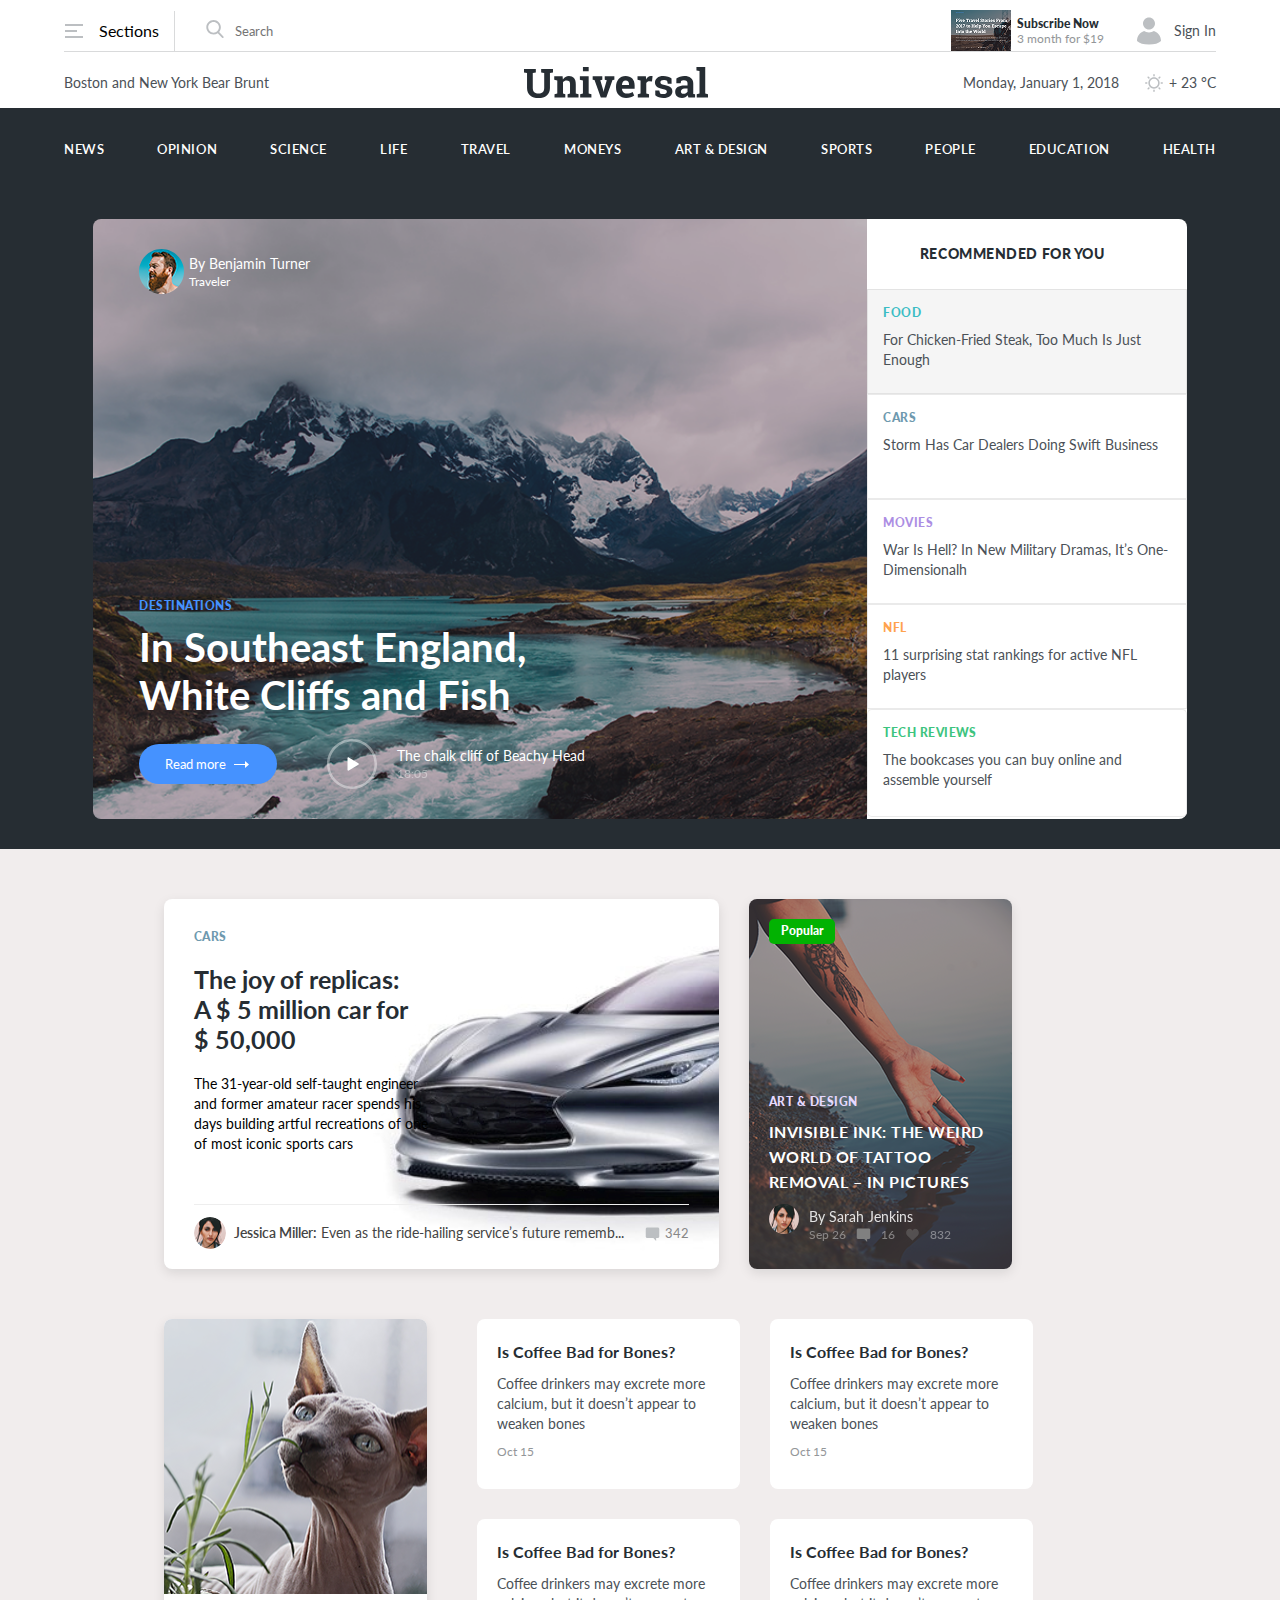
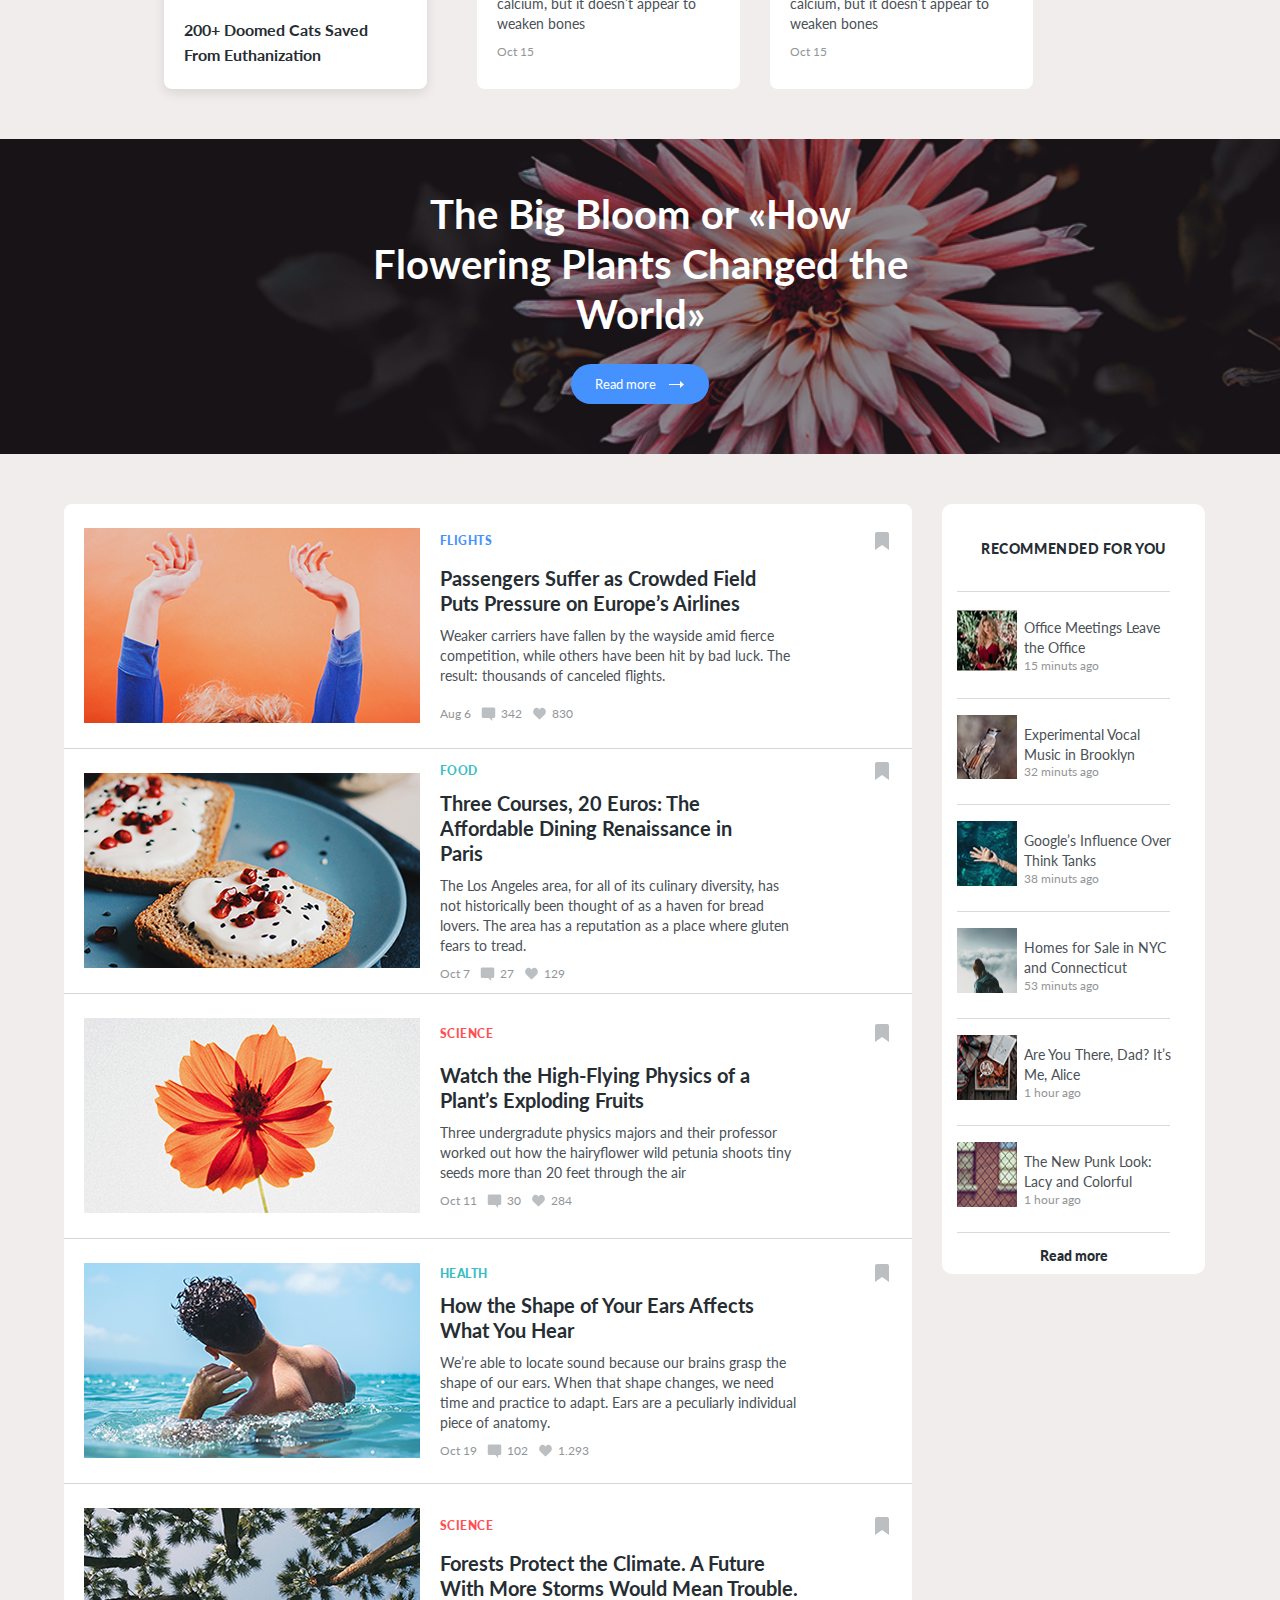
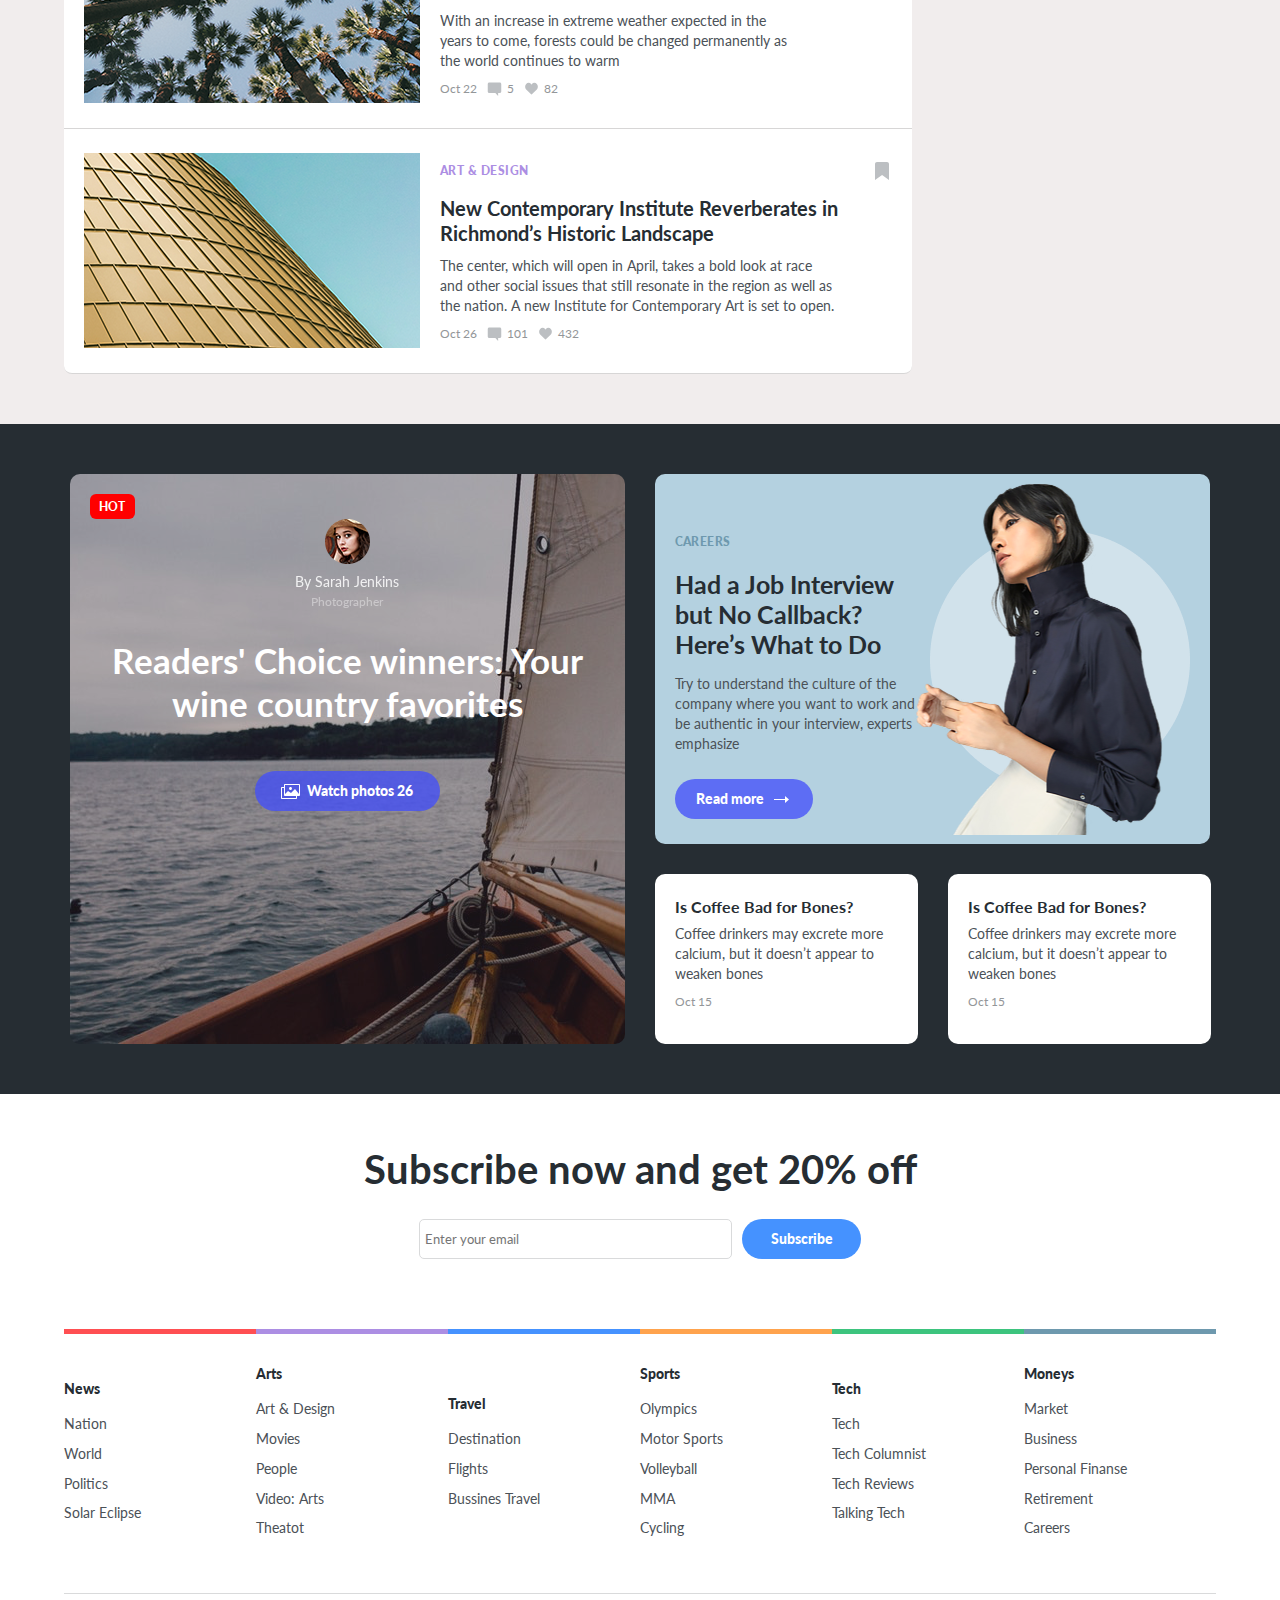
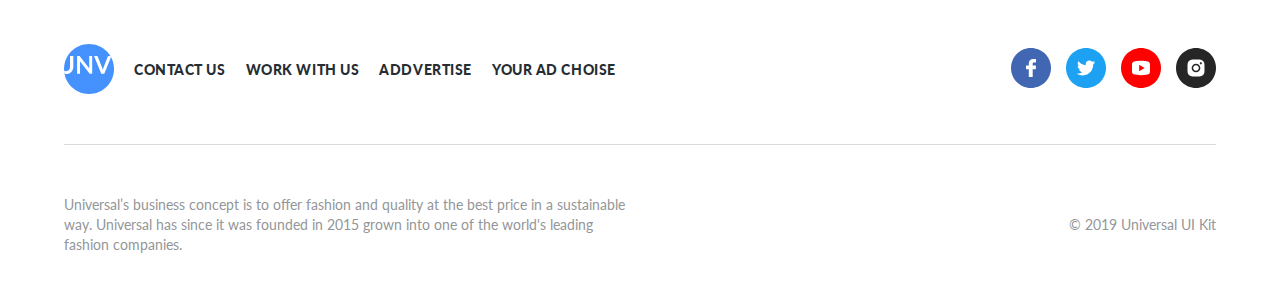
<file: universal/index.html>
<!DOCTYPE html>
<html lang="en">
  <head>
    <meta charset="UTF-8" />
    <meta name="viewport" content="width=device-width, initial-scale=1.0" />

    <title>Universal</title>
    <link rel="stylesheet" href="./css/style.css" />
    <link rel="shortcut icon" href="./img/navbar.png" type="image/x-icon" />
  </head>
  <body>
    <header class="header">
      <div class="container">
        <nav class="navbar">
          <nav class="navbar_top">
            <nav class="navbar_top_item">
              <div class="logo">
                <svg
                  width="20"
                  height="20"
                  viewBox="0 0 20 20"
                  fill="none"
                  xmlns="http://www.w3.org/2000/svg"
                >
                  <path
                    fill-rule="evenodd"
                    clip-rule="evenodd"
                    d="M19 17H1V15H19V17ZM13 11H1V9H13V11ZM1 5V3H19V5H1Z"
                    fill="#BCBFC2"
                  />
                </svg>
                <p>Sections</p>
                <div class="vektors"></div>
              </div>
              <form action="">
                <button>
                  <svg
                    width="20"
                    height="20"
                    viewBox="0 0 20 20"
                    fill="none"
                    xmlns="http://www.w3.org/2000/svg"
                  >
                    <path
                      fill-rule="evenodd"
                      clip-rule="evenodd"
                      d="M18.4354 17.3951L14.146 12.9395C15.2489 11.6301 15.8532 9.98262 15.8532 8.26749C15.8532 4.26026 12.5888 1 8.57659 1C4.56433 1 1.29999 4.26026 1.29999 8.26749C1.29999 12.2747 4.56433 15.535 8.57659 15.535C10.0828 15.535 11.5182 15.0812 12.7454 14.2199L17.0674 18.7093C17.2481 18.8967 17.4911 19 17.7514 19C17.9979 19 18.2317 18.9062 18.4092 18.7355C18.7863 18.3731 18.7983 17.7721 18.4354 17.3951ZM8.57659 2.89587C11.5423 2.89587 13.9549 5.30552 13.9549 8.26749C13.9549 11.2295 11.5423 13.6391 8.57659 13.6391C5.6109 13.6391 3.19823 11.2295 3.19823 8.26749C3.19823 5.30552 5.6109 2.89587 8.57659 2.89587Z"
                      fill="#BCBFC2"
                    />
                  </svg>
                </button>
                <input type="text" placeholder="Search" />
              </form>
            </nav>
            <nav class="navbar_top_item">
              <div class="navbar_top_travel">
                <img src="./img/navbar.png" alt="" />
                <div>
                  <h2>Subscribe Now</h2>
                  <p>3 month for $19</p>
                </div>
              </div>
              <div class="signin">
                <svg
                  width="30"
                  height="30"
                  viewBox="0 0 20 20"
                  fill="none"
                  xmlns="http://www.w3.org/2000/svg"
                >
                  <path
                    fill-rule="evenodd"
                    clip-rule="evenodd"
                    d="M18 16.6316C16.3675 18.2105 13.7008 19 10 19C6.29917 19 3.63251 18.2105 2 16.6316C2 13.3481 3.90591 10.9832 6.70588 10C7.60059 10.4169 8.59455 11 10 11C11.4054 11 12.3311 10.3926 13.2941 10C16.0575 10.9965 18 13.3748 18 16.6316ZM10 9C7.79086 9 6 7.20914 6 5C6 2.79086 7.79086 1 10 1C12.2091 1 14 2.79086 14 5C14 7.20914 12.2091 9 10 9Z"
                    fill="#BCBFC2"
                  />
                </svg>
                <p>Sign In</p>
              </div>
            </nav>
          </nav>
          <nav class="navbar_bottom">
            <h2>Boston and New York Bear Brunt</h2>
            <svg
              width="184"
              height="31"
              viewBox="0 0 184 31"
              fill="none"
              xmlns="http://www.w3.org/2000/svg"
            >
              <path
                d="M11.8311 2.03922V5.4902L8.77031 6.07843V20.9804C8.77031 22.8627 9.2739 24.2745 10.2811 25.2157C11.3013 26.1438 12.6944 26.6078 14.4602 26.6078C16.2522 26.6078 17.6583 26.1438 18.6786 25.2157C19.6989 24.2876 20.209 22.8758 20.209 20.9804V6.07843L17.1678 5.4902V2.03922H28.9989V5.4902L25.9382 6.07843V20.9804C25.9382 24.183 24.8787 26.6536 22.7597 28.3922C20.6537 30.1307 17.8873 31 14.4602 31C11.0463 31 8.28634 30.1307 6.18042 28.3922C4.08758 26.6536 3.04116 24.183 3.04116 20.9804V6.07843L0 5.4902V2.03922H11.8311Z"
                fill="#262D33"
              />
              <path
                d="M30.5293 27.1569L33.2762 26.5686V13.4118L30.235 12.8235V9.37255H38.6129L38.868 12.4118C39.5743 11.3268 40.4442 10.4837 41.4775 9.88235C42.5108 9.28105 43.6684 8.98039 44.9503 8.98039C47.0955 8.98039 48.7697 9.65359 49.9731 11C51.1765 12.3464 51.7782 14.4575 51.7782 17.3333V26.5686L54.5251 27.1569V30.5882H43.5769V27.1569L46.0294 26.5686V17.3529C46.0294 15.9281 45.7417 14.9216 45.1661 14.3333C44.5906 13.732 43.7208 13.4314 42.5566 13.4314C41.798 13.4314 41.1178 13.5882 40.5161 13.902C39.9144 14.2026 39.4108 14.634 39.0053 15.1961V26.5686L41.3205 27.1569V30.5882H30.5293V27.1569Z"
                fill="#262D33"
              />
              <path
                d="M56.1732 27.1569L58.9396 26.5686V13.4118L55.8789 12.8235V9.37255H64.6688V26.5686L67.4157 27.1569V30.5882H56.1732V27.1569ZM64.6688 4.29412H58.9396V0H64.6688V4.29412Z"
                fill="#262D33"
              />
              <path
                d="M78.305 12.8235L76.3037 13.1961L79.1094 22.6863L79.4822 24.6863H79.5999L80.0119 22.6863L82.7784 13.2157L80.7379 12.8235V9.37255H90.3715V12.8235L88.5272 13.1176L82.2683 30.5882H76.7942L70.5157 13.1176L68.6714 12.8235V9.37255H78.305V12.8235Z"
                fill="#262D33"
              />
              <path
                d="M102.105 31C99.0437 31 96.5977 30.0196 94.7665 28.0588C92.9352 26.098 92.0196 23.6078 92.0196 20.5882V19.8039C92.0196 16.6536 92.8829 14.0588 94.6095 12.0196C96.3492 9.98039 98.6775 8.96732 101.594 8.98039C104.459 8.98039 106.683 9.84314 108.265 11.5686C109.848 13.2941 110.639 15.6275 110.639 18.5686V21.6863H97.9646L97.9254 21.8039C98.03 23.2026 98.4944 24.3529 99.3184 25.2549C100.156 26.1569 101.287 26.6078 102.713 26.6078C103.982 26.6078 105.034 26.4837 105.872 26.2353C106.709 25.9739 107.624 25.5686 108.618 25.0196L110.168 28.549C109.292 29.2418 108.154 29.8235 106.755 30.2941C105.368 30.7647 103.818 31 102.105 31ZM101.594 13.3922C100.535 13.3922 99.6977 13.7974 99.083 14.6078C98.4682 15.4183 98.0889 16.4837 97.945 17.8039L98.0038 17.902H105.028V17.3922C105.028 16.1765 104.74 15.2092 104.165 14.4902C103.602 13.7582 102.745 13.3922 101.594 13.3922Z"
                fill="#262D33"
              />
              <path
                d="M113.798 27.1569L116.545 26.5686V13.4118L113.504 12.8235V9.37255H121.882L122.137 12.4706C122.634 11.3726 123.275 10.5163 124.06 9.90196C124.845 9.28758 125.754 8.98039 126.787 8.98039C127.088 8.98039 127.402 9.00654 127.729 9.05882C128.069 9.09804 128.35 9.15033 128.572 9.21569L127.964 14.4314L125.61 14.3726C124.773 14.3726 124.079 14.5359 123.53 14.8627C122.981 15.1895 122.562 15.6536 122.274 16.2549V26.5686L125.021 27.1569V30.5882H113.798V27.1569Z"
                fill="#262D33"
              />
              <path
                d="M147.604 16.6667H143.759L143.15 14.0196C142.758 13.7059 142.261 13.4444 141.659 13.2353C141.071 13.0261 140.417 12.9216 139.697 12.9216C138.69 12.9216 137.892 13.1503 137.303 13.6078C136.715 14.0523 136.421 14.6144 136.421 15.2941C136.421 15.9346 136.702 16.4706 137.264 16.902C137.827 17.3203 138.952 17.6928 140.639 18.0196C143.268 18.5425 145.217 19.3137 146.486 20.3333C147.755 21.3399 148.389 22.732 148.389 24.5098C148.389 26.4183 147.565 27.9804 145.917 29.1961C144.282 30.3987 142.124 31 139.442 31C137.807 31 136.303 30.7647 134.929 30.2941C133.569 29.8105 132.359 29.1242 131.3 28.2353L131.241 23.4706H135.243L136.028 26.2353C136.368 26.5229 136.833 26.7386 137.421 26.8824C138.01 27.0131 138.625 27.0784 139.266 27.0784C140.43 27.0784 141.313 26.8693 141.914 26.451C142.529 26.0327 142.836 25.4641 142.836 24.7451C142.836 24.1176 142.529 23.5752 141.914 23.1176C141.299 22.6601 140.168 22.2549 138.52 21.902C136.022 21.3922 134.132 20.6405 132.85 19.6471C131.581 18.6405 130.946 17.2745 130.946 15.549C130.946 13.7712 131.679 12.2418 133.144 10.9608C134.609 9.66667 136.695 9.01961 139.403 9.01961C141.051 9.01961 142.608 9.24183 144.073 9.68628C145.551 10.1307 146.708 10.6993 147.545 11.3922L147.604 16.6667Z"
                fill="#262D33"
              />
              <path
                d="M164.478 30.5882C164.321 30.2353 164.183 29.8758 164.066 29.5098C163.948 29.1307 163.856 28.7516 163.791 28.3726C163.111 29.1569 162.28 29.7909 161.299 30.2745C160.331 30.7582 159.219 31 157.964 31C155.884 31 154.229 30.4379 153 29.3137C151.783 28.1765 151.175 26.634 151.175 24.6863C151.175 22.6993 151.973 21.1634 153.569 20.0784C155.165 18.9935 157.506 18.451 160.593 18.451H163.516V16.3725C163.516 15.3529 163.222 14.5621 162.633 14C162.045 13.4379 161.175 13.1569 160.024 13.1569C159.37 13.1569 158.788 13.2353 158.278 13.3922C157.768 13.5359 157.356 13.7124 157.042 13.9216L156.669 16.1961H152.352L152.372 11.4902C153.418 10.7843 154.615 10.1895 155.962 9.70588C157.323 9.22222 158.801 8.98039 160.397 8.98039C163.026 8.98039 165.158 9.62745 166.793 10.9216C168.441 12.2026 169.265 14.0327 169.265 16.4118V25.1765C169.265 25.5033 169.265 25.8105 169.265 26.098C169.278 26.3856 169.304 26.6601 169.344 26.9216L171.09 27.1569V30.5882H164.478ZM159.514 26.7647C160.377 26.7647 161.162 26.5817 161.868 26.2157C162.575 25.8366 163.124 25.366 163.516 24.8039V21.5686H160.593C159.376 21.5686 158.454 21.8562 157.826 22.4314C157.199 22.9935 156.885 23.6732 156.885 24.4706C156.885 25.1895 157.114 25.7516 157.571 26.1569C158.042 26.5621 158.69 26.7647 159.514 26.7647Z"
                fill="#262D33"
              />
              <path
                d="M172.444 3.45098V0H181.234V26.5686L184 27.1569V30.5882H172.738V27.1569L175.504 26.5686V4.03922L172.444 3.45098Z"
                fill="#262D33"
              />
            </svg>
            <div class="navbar_bottom_item">
              <p>Monday, January 1, 2018</p>
              <div class="weather">
                <svg
                  width="20"
                  height="20"
                  viewBox="0 0 20 20"
                  fill="none"
                  xmlns="http://www.w3.org/2000/svg"
                >
                  <path
                    fill-rule="evenodd"
                    clip-rule="evenodd"
                    d="M10 16.4763C10.4151 16.4763 10.7494 16.8106 10.7494 17.2257V18.2506C10.7494 18.6657 10.4151 19 10 19C9.5849 19 9.25061 18.6657 9.25061 18.2506V17.2257C9.25061 16.8106 9.5849 16.4763 10 16.4763ZM10 3.52367C9.5849 3.52367 9.25061 3.18939 9.25061 2.77429V1.74939C9.25061 1.33429 9.5849 1 10 1C10.4151 1 10.7494 1.33429 10.7494 1.74939V2.77429C10.7494 3.18939 10.4151 3.52367 10 3.52367ZM18.2506 9.25061C18.6657 9.25061 19 9.5849 19 10C19 10.4151 18.6657 10.7494 18.2506 10.7494H17.2257C16.8106 10.7494 16.4763 10.4151 16.4763 10C16.4763 9.5849 16.8106 9.25061 17.2257 9.25061H18.2506ZM2.77429 9.25061C3.18939 9.25061 3.52367 9.5849 3.52367 10C3.52367 10.4151 3.18939 10.7494 2.77429 10.7494H1.74939C1.33429 10.7494 1 10.4151 1 10C1 9.5849 1.33429 9.25061 1.74939 9.25061H2.77429ZM15.6388 5.42286C15.3449 5.71306 14.871 5.71673 14.5771 5.42286C14.2833 5.12898 14.2833 4.6551 14.5771 4.36122L15.3008 3.63755C15.5947 3.34367 16.0686 3.34367 16.3624 3.63755C16.6563 3.93143 16.6563 4.40531 16.3624 4.69918L15.6388 5.42286ZM4.36122 14.5771C4.6551 14.2869 5.12898 14.2833 5.42286 14.5771C5.71673 14.871 5.71673 15.3449 5.42286 15.6388L4.69918 16.3624C4.40531 16.6563 3.93143 16.6563 3.63755 16.3624C3.34367 16.0686 3.34367 15.5947 3.63755 15.3008L4.36122 14.5771ZM15.6388 14.5771L16.3624 15.3008C16.6563 15.5947 16.6563 16.0686 16.3624 16.3624C16.0686 16.6563 15.5947 16.6563 15.3008 16.3624L14.5771 15.6388C14.2833 15.3449 14.2833 14.871 14.5771 14.5771C14.871 14.2833 15.3449 14.2833 15.6388 14.5771ZM4.36122 5.42286L3.63755 4.69918C3.34367 4.40531 3.34367 3.93143 3.63755 3.63755C3.93143 3.34367 4.40531 3.34367 4.69918 3.63755L5.42286 4.36122C5.71673 4.6551 5.71673 5.12898 5.42286 5.42286C5.12898 5.71673 4.6551 5.71673 4.36122 5.42286ZM10 4.36122C13.1078 4.36122 15.6388 6.89224 15.6388 10C15.6388 13.1114 13.1078 15.6388 10 15.6388C6.88857 15.6388 4.36122 13.1078 4.36122 10C4.36122 6.88857 6.89224 4.36122 10 4.36122ZM10 14.1363C12.2812 14.1363 14.1363 12.2812 14.1363 10C14.1363 7.71878 12.2812 5.86367 10 5.86367C7.71878 5.86367 5.86367 7.71878 5.86367 10C5.86367 12.2812 7.71878 14.1363 10 14.1363Z"
                    fill="#BCBFC2"
                  />
                </svg>
                + 23 °C
              </div>
            </div>
          </nav>
        </nav>
      </div>
    </header>

    <main>
      <section class="showcase">
        <div class="container">
          <ul class="showcase_links">
            <li><a href="#">News</a></li>
            <li><a href="#">Opinion</a></li>
            <li><a href="#">Science</a></li>
            <li><a href="#">Life</a></li>
            <li><a href="#">Travel</a></li>
            <li><a href="#">Moneys</a></li>
            <li><a href="#"> Art & Design</a></li>
            <li><a href="#">Sports</a></li>
            <li><a href="#">People</a></li>
            <li><a href="#">Education</a></li>
            <li><a href="#">Health</a></li>
          </ul>
          <div class="showcase_bottom">
            <div class="showcase_mountain">
              <div class="showcase_mountain_item">
                <div class="avatar">
                  <svg
                    width="45"
                    height="45"
                    viewBox="0 0 45 45"
                    fill="none"
                    xmlns="http://www.w3.org/2000/svg"
                    xmlns:xlink="http://www.w3.org/1999/xlink"
                  >
                    <path
                      fill-rule="evenodd"
                      clip-rule="evenodd"
                      d="M22.5 44.9995C34.9264 44.9995 45 34.9259 45 22.4995C45 10.0731 34.9264 -0.000488281 22.5 -0.000488281C10.0736 -0.000488281 0 10.0731 0 22.4995C0 34.9259 10.0736 44.9995 22.5 44.9995Z"
                      fill="url(#pattern0_1_1143)"
                    />
                    <defs>
                      <pattern
                        id="pattern0_1_1143"
                        patternContentUnits="objectBoundingBox"
                        width="1"
                        height="1"
                      >
                        <use
                          xlink:href="#image0_1_1143"
                          transform="scale(0.0222222)"
                        />
                      </pattern>
                      <image
                        id="image0_1_1143"
                        width="45"
                        height="45"
                        preserveAspectRatio="none"
                        xlink:href="[data-uri]"
                      />
                    </defs>
                  </svg>
                  <div>
                    <h2>By Benjamin Turner</h2>
                    <p>Traveler</p>
                  </div>
                </div>
                <div class="destinations">
                  <h2>Destinations</h2>

                  <h1>In Southeast England, White Cliffs and Fish</h1>
                  <div class="play_buttons">
                    <a href="./read-more.html">
                      <button>
                        Read more
                        <svg
                          width="20"
                          height="20"
                          viewBox="0 0 20 20"
                          fill="none"
                          xmlns="http://www.w3.org/2000/svg"
                        >
                          <path
                            fill-rule="evenodd"
                            clip-rule="evenodd"
                            d="M3 9.99951V10.9995H14V13.9995L18 10.4995L14 6.99951V9.99951H3Z"
                            fill="white"
                          />
                        </svg>
                      </button>
                    </a>
                    <div class="play">
                      <img src="./img/Play.svg" alt="" />
                      <div>
                        <h3>The chalk cliff of Beachy Head</h3>
                        <p>18:05</p>
                      </div>
                    </div>
                  </div>
                </div>
              </div>
            </div>
            <div class="showcase_recomended">
              <div class="recomended_wrapper">
                <div class="title"><h2>Recommended for you</h2></div>
                <div class="recomended_cards">
                  <div class="card_food">
                    <h4>FOOD</h4>
                    <p>For Chicken-Fried Steak, Too Much Is Just Enough</p>
                  </div>
                  <div class="card_cars">
                    <h4>CARS</h4>
                    <p>Storm Has Car Dealers Doing Swift Business</p>
                  </div>
                  <div class="card_movies">
                    <h4>MOVIES</h4>
                    <p>
                      War Is Hell? In New Military Dramas, It’s One-Dimensionalh
                    </p>
                  </div>
                  <div class="card_nfl">
                    <h4>NFL</h4>
                    <p>11 surprising stat rankings for active NFL players</p>
                  </div>
                  <div class="card_tech">
                    <h4>TECH REVIEWS</h4>
                    <p>
                      The bookcases you can buy online and assemble yourself
                    </p>
                  </div>
                </div>
              </div>
            </div>
          </div>
        </div>
      </section>
      <section class="cars">
        <div class="container">
          <div class="cars_grid">
            <div class="card_top">
              <div class="card">
                <div class="card__category">CARS</div>
                <h2 class="card__title">
                  The joy of replicas: A $ 5 million car for $ 50,000
                </h2>
                <p class="card__desc">
                  The 31-year-old self-taught engineer and former amateur racer
                  spends his days building artful recreations of one of most
                  iconic sports cars
                </p>
                <img src="./img/car.svg" alt="Car" class="card__image" />

                <div class="card__footer">
                  <div class="card__author">
                    <img src="./img/Avatar.svg" alt="Jessica Miller" />
                    <span
                      ><p>
                        <strong>Jessica Miller:</strong> Even as the
                        ride-hailing service’s future rememb...
                      </p></span
                    >
                  </div>
                  <div class="card__comments">
                    <svg
                      width="15"
                      height="15"
                      viewBox="0 0 15 15"
                      fill="none"
                      xmlns="http://www.w3.org/2000/svg"
                    >
                      <path
                        fill-rule="evenodd"
                        clip-rule="evenodd"
                        d="M11.1346 11.9998V14.9998L8.36064 11.9998H2.25C1.42157 11.9998 0.75 11.3282 0.75 10.4998V2.99976C0.75 2.17133 1.42157 1.49976 2.25 1.49976H12.75C13.5784 1.49976 14.25 2.17133 14.25 2.99976V10.4998C14.25 11.3282 13.5784 11.9998 12.75 11.9998H11.1346Z"
                        fill="#BCBFC2"
                      />
                    </svg>
                    342
                  </div>
                </div>
              </div>
              <div class="popular">
                <div class="popular__category">Popular</div>
                <h2 class="popular__title">ART & DESIGN</h2>
                <p class="popular__desc">
                  Invisible ink: the weird world of tattoo removal – in pictures
                </p>

                <div class="popular__footer">
                  <div class="popular__author">
                    <img src="./img/Avatar.svg" alt="" />
                    <div>By Sarah Jenkins</div>
                  </div>
                  <div class="popular__comments">
                    <p>Sep 26</p>
                    <svg
                      width="15"
                      height="15"
                      viewBox="0 0 15 15"
                      fill="none"
                      xmlns="http://www.w3.org/2000/svg"
                    >
                      <g opacity="0.4"></g>
                      <path
                        fill-rule="evenodd"
                        clip-rule="evenodd"
                        d="M11.1346 11.9998V14.9998L8.36064 11.9998H2.25C1.42157 11.9998 0.75 11.3282 0.75 10.4998V2.99976C0.75 2.17133 1.42157 1.49976 2.25 1.49976H12.75C13.5784 1.49976 14.25 2.17133 14.25 2.99976V10.4998C14.25 11.3282 13.5784 11.9998 12.75 11.9998H11.1346Z"
                        fill="gray"
                      />
                    </svg>
                    <p>16</p>
                    <svg
                      width="15"
                      height="15"
                      viewBox="0 0 15 15"
                      fill="none"
                      xmlns="http://www.w3.org/2000/svg"
                    >
                      <g opacity="0.4">
                        <path
                          fill-rule="evenodd"
                          clip-rule="evenodd"
                          d="M12.8391 2.96033C12.1701 2.2119 11.2807 1.80005 10.3346 1.80005C9.38831 1.80005 8.59423 2.2119 7.925 2.96033L7.49998 3.63921L7.075 2.96033C6.40597 2.2119 5.61164 1.80005 4.66557 1.80005C3.71953 1.80005 2.82982 2.2119 2.16086 2.96033C0.779712 4.50554 0.779712 7.01968 2.16086 8.56429L7.10991 13.3207C7.19083 13.4116 7.29157 13.4672 7.39682 13.4886C7.43211 13.4964 7.46761 13.5 7.50317 13.5C7.64318 13.5 7.78341 13.4403 7.89004 13.3207L12.8391 8.56429C14.2203 7.01968 14.2203 4.50554 12.8391 2.96033Z"
                          fill="gray"
                        />
                      </g>
                    </svg>
                    <p>832</p>
                  </div>
                </div>
              </div>
            </div>
            <div class="card_bottom">
              <div class="cats">
                <img src="./img/cat.svg" alt="Cat" class="cat__image" />

                <div class="cats__footer">
                  <h4>200+ Doomed Cats Saved From Euthanization</h4>
                </div>
              </div>
              <div class="card_right">
                <div class="question">
                  <h3 class="question_title">Is Coffee Bad for Bones?</h3>
                  <p>
                    Coffee drinkers may excrete more calcium, but it doesn’t
                    appear to weaken bones
                  </p>
                  <h4>Oct 15</h4>
                </div>
                <div class="question">
                  <h3 class="question_title">Is Coffee Bad for Bones?</h3>
                  <p>
                    Coffee drinkers may excrete more calcium, but it doesn’t
                    appear to weaken bones
                  </p>
                  <h4>Oct 15</h4>
                </div>
                <div class="question">
                  <h3 class="question_title">Is Coffee Bad for Bones?</h3>
                  <p>
                    Coffee drinkers may excrete more calcium, but it doesn’t
                    appear to weaken bones
                  </p>
                  <h4>Oct 15</h4>
                </div>
                <div class="question">
                  <h3 class="question_title">Is Coffee Bad for Bones?</h3>
                  <p>
                    Coffee drinkers may excrete more calcium, but it doesn’t
                    appear to weaken bones
                  </p>
                  <h4>Oct 15</h4>
                </div>
              </div>
            </div>
          </div>
        </div>
      </section>
      <section class="big">
        <div class="container">
          <div class="big_text">
            <h1>The Big Bloom or «How Flowering Plants Changed the World»</h1>
            <button class="big_btn">
              Read more
              <svg
                width="20"
                height="20"
                viewBox="0 0 20 20"
                fill="none"
                xmlns="http://www.w3.org/2000/svg"
              >
                <path
                  fill-rule="evenodd"
                  clip-rule="evenodd"
                  d="M3 9.99951V10.9995H14V13.9995L18 10.4995L14 6.99951V9.99951H3Z"
                  fill="white"
                />
              </svg>
            </button>
          </div>
        </div>
      </section>
      <section class="news">
        <div class="container">
          <div class="news__wrapper">
            <div class="news__left_card">
              <div class="flights res">
                <img src="./img/flights.png" alt="" />
                <div class="flights__text">
                  <div class="flights__text__title">
                    <h4>FLIGHTS</h4>
                    <svg
                      width="20"
                      height="20"
                      viewBox="0 0 20 20"
                      fill="none"
                      xmlns="http://www.w3.org/2000/svg"
                    >
                      <path
                        fill-rule="evenodd"
                        clip-rule="evenodd"
                        d="M5 1H15C16.1046 1 17 1.89543 17 3V19L10.0949 14L3 19V3C3 1.89543 3.89543 1 5 1Z"
                        fill="#BCBFC2"
                      />
                    </svg>
                  </div>
                  <div class="flights__text__text">
                    <h2>
                      Passengers Suffer as Crowded Field Puts Pressure on
                      Europe’s Airlines
                    </h2>
                    <p>
                      Weaker carriers have fallen by the wayside amid fierce
                      competition, while others have been hit by bad luck. The
                      result: thousands of canceled flights.
                    </p>
                  </div>
                  <div class="flights__text__comments">
                    <p>Aug 6</p>
                    <h4>
                      <svg
                        width="15"
                        height="15"
                        viewBox="0 0 15 15"
                        fill="none"
                        xmlns="http://www.w3.org/2000/svg"
                      >
                        <path
                          fill-rule="evenodd"
                          clip-rule="evenodd"
                          d="M11.1346 12V15L8.36064 12H2.25C1.42157 12 0.75 11.3284 0.75 10.5V3C0.75 2.17157 1.42157 1.5 2.25 1.5H12.75C13.5784 1.5 14.25 2.17157 14.25 3V10.5C14.25 11.3284 13.5784 12 12.75 12H11.1346Z"
                          fill="#BCBFC2"
                        />
                      </svg>
                      342
                    </h4>
                    <h4>
                      <svg
                        width="15"
                        height="15"
                        viewBox="0 0 15 15"
                        fill="none"
                        xmlns="http://www.w3.org/2000/svg"
                      >
                        <path
                          fill-rule="evenodd"
                          clip-rule="evenodd"
                          d="M12.8391 2.96033C12.1701 2.2119 11.2807 1.80005 10.3346 1.80005C9.38831 1.80005 8.59423 2.2119 7.925 2.96033L7.49998 3.63921L7.075 2.96033C6.40597 2.2119 5.61164 1.80005 4.66557 1.80005C3.71953 1.80005 2.82982 2.2119 2.16086 2.96033C0.779712 4.50554 0.779712 7.01968 2.16086 8.56429L7.10991 13.3207C7.19083 13.4116 7.29157 13.4672 7.39682 13.4886C7.43211 13.4964 7.46761 13.5 7.50317 13.5C7.64318 13.5 7.78341 13.4403 7.89004 13.3207L12.8391 8.56429C14.2203 7.01968 14.2203 4.50554 12.8391 2.96033Z"
                          fill="#BCBFC2"
                        />
                      </svg>
                      830
                    </h4>
                  </div>
                </div>
              </div>
              <div class="food res">
                <img src="./img/food.png" alt="" />
                <div class="food__text">
                  <div class="food_title">
                    <h4>FOOD</h4>
                    <svg
                      width="20"
                      height="20"
                      viewBox="0 0 20 20"
                      fill="none"
                      xmlns="http://www.w3.org/2000/svg"
                    >
                      <path
                        fill-rule="evenodd"
                        clip-rule="evenodd"
                        d="M5 1H15C16.1046 1 17 1.89543 17 3V19L10.0949 14L3 19V3C3 1.89543 3.89543 1 5 1Z"
                        fill="#BCBFC2"
                      />
                    </svg>
                  </div>
                  <div class="food_text">
                    <h2>
                      Three Courses, 20 Euros: The Affordable Dining Renaissance
                      in Paris
                    </h2>
                    <p>
                      The Los Angeles area, for all of its culinary diversity,
                      has not historically been thought of as a haven for bread
                      lovers. The area has a reputation as a place where gluten
                      fears to tread.
                    </p>
                  </div>
                  <div class="food_comments">
                    <p>Oct 7</p>
                    <h4>
                      <svg
                        width="15"
                        height="15"
                        viewBox="0 0 15 15"
                        fill="none"
                        xmlns="http://www.w3.org/2000/svg"
                      >
                        <path
                          fill-rule="evenodd"
                          clip-rule="evenodd"
                          d="M11.1346 12V15L8.36064 12H2.25C1.42157 12 0.75 11.3284 0.75 10.5V3C0.75 2.17157 1.42157 1.5 2.25 1.5H12.75C13.5784 1.5 14.25 2.17157 14.25 3V10.5C14.25 11.3284 13.5784 12 12.75 12H11.1346Z"
                          fill="#BCBFC2"
                        />
                      </svg>
                      27
                    </h4>
                    <h4>
                      <svg
                        width="15"
                        height="15"
                        viewBox="0 0 15 15"
                        fill="none"
                        xmlns="http://www.w3.org/2000/svg"
                      >
                        <path
                          fill-rule="evenodd"
                          clip-rule="evenodd"
                          d="M12.8391 2.96033C12.1701 2.2119 11.2807 1.80005 10.3346 1.80005C9.38831 1.80005 8.59423 2.2119 7.925 2.96033L7.49998 3.63921L7.075 2.96033C6.40597 2.2119 5.61164 1.80005 4.66557 1.80005C3.71953 1.80005 2.82982 2.2119 2.16086 2.96033C0.779712 4.50554 0.779712 7.01968 2.16086 8.56429L7.10991 13.3207C7.19083 13.4116 7.29157 13.4672 7.39682 13.4886C7.43211 13.4964 7.46761 13.5 7.50317 13.5C7.64318 13.5 7.78341 13.4403 7.89004 13.3207L12.8391 8.56429C14.2203 7.01968 14.2203 4.50554 12.8391 2.96033Z"
                          fill="#BCBFC2"
                        />
                      </svg>
                      129
                    </h4>
                  </div>
                </div>
              </div>
              <div class="science res">
                <img src="./img/science.png" alt="" />
                <div class="science__text">
                  <div class="science_title">
                    <h4>SCIENCE</h4>
                    <svg
                      width="20"
                      height="20"
                      viewBox="0 0 20 20"
                      fill="none"
                      xmlns="http://www.w3.org/2000/svg"
                    >
                      <path
                        fill-rule="evenodd"
                        clip-rule="evenodd"
                        d="M5 1H15C16.1046 1 17 1.89543 17 3V19L10.0949 14L3 19V3C3 1.89543 3.89543 1 5 1Z"
                        fill="#BCBFC2"
                      />
                    </svg>
                  </div>
                  <div class="science_text">
                    <h2>
                      Watch the High-Flying Physics of a Plant’s Exploding
                      Fruits
                    </h2>
                    <p>
                      Three undergradute physics majors and their professor
                      worked out how the hairyflower wild petunia shoots tiny
                      seeds more than 20 feet through the air
                    </p>
                  </div>
                  <div class="science_comments">
                    <p>Oct 11</p>
                    <h4>
                      <svg
                        width="15"
                        height="15"
                        viewBox="0 0 15 15"
                        fill="none"
                        xmlns="http://www.w3.org/2000/svg"
                      >
                        <path
                          fill-rule="evenodd"
                          clip-rule="evenodd"
                          d="M11.1346 12V15L8.36064 12H2.25C1.42157 12 0.75 11.3284 0.75 10.5V3C0.75 2.17157 1.42157 1.5 2.25 1.5H12.75C13.5784 1.5 14.25 2.17157 14.25 3V10.5C14.25 11.3284 13.5784 12 12.75 12H11.1346Z"
                          fill="#BCBFC2"
                        />
                      </svg>
                      30
                    </h4>
                    <h4>
                      <svg
                        width="15"
                        height="15"
                        viewBox="0 0 15 15"
                        fill="none"
                        xmlns="http://www.w3.org/2000/svg"
                      >
                        <path
                          fill-rule="evenodd"
                          clip-rule="evenodd"
                          d="M12.8391 2.96033C12.1701 2.2119 11.2807 1.80005 10.3346 1.80005C9.38831 1.80005 8.59423 2.2119 7.925 2.96033L7.49998 3.63921L7.075 2.96033C6.40597 2.2119 5.61164 1.80005 4.66557 1.80005C3.71953 1.80005 2.82982 2.2119 2.16086 2.96033C0.779712 4.50554 0.779712 7.01968 2.16086 8.56429L7.10991 13.3207C7.19083 13.4116 7.29157 13.4672 7.39682 13.4886C7.43211 13.4964 7.46761 13.5 7.50317 13.5C7.64318 13.5 7.78341 13.4403 7.89004 13.3207L12.8391 8.56429C14.2203 7.01968 14.2203 4.50554 12.8391 2.96033Z"
                          fill="#BCBFC2"
                        />
                      </svg>
                      284
                    </h4>
                  </div>
                </div>
              </div>
              <div class="health res">
                <img src="./img/health.png" alt="" />
                <div class="health__text">
                  <div class="health_title">
                    <h4>health</h4>
                    <svg
                      width="20"
                      height="20"
                      viewBox="0 0 20 20"
                      fill="none"
                      xmlns="http://www.w3.org/2000/svg"
                    >
                      <path
                        fill-rule="evenodd"
                        clip-rule="evenodd"
                        d="M5 1H15C16.1046 1 17 1.89543 17 3V19L10.0949 14L3 19V3C3 1.89543 3.89543 1 5 1Z"
                        fill="#BCBFC2"
                      />
                    </svg>
                  </div>
                  <div class="health_text">
                    <h2>How the Shape of Your Ears Affects What You Hear</h2>
                    <p>
                      We’re able to locate sound because our brains grasp the
                      shape of our ears. When that shape changes, we need time
                      and practice to adapt. Ears are a peculiarly individual
                      piece of anatomy.
                    </p>
                  </div>
                  <div class="health_comments">
                    <p>Oct 19</p>
                    <h4>
                      <svg
                        width="15"
                        height="15"
                        viewBox="0 0 15 15"
                        fill="none"
                        xmlns="http://www.w3.org/2000/svg"
                      >
                        <path
                          fill-rule="evenodd"
                          clip-rule="evenodd"
                          d="M11.1346 12V15L8.36064 12H2.25C1.42157 12 0.75 11.3284 0.75 10.5V3C0.75 2.17157 1.42157 1.5 2.25 1.5H12.75C13.5784 1.5 14.25 2.17157 14.25 3V10.5C14.25 11.3284 13.5784 12 12.75 12H11.1346Z"
                          fill="#BCBFC2"
                        />
                      </svg>
                      102
                    </h4>
                    <h4>
                      <svg
                        width="15"
                        height="15"
                        viewBox="0 0 15 15"
                        fill="none"
                        xmlns="http://www.w3.org/2000/svg"
                      >
                        <path
                          fill-rule="evenodd"
                          clip-rule="evenodd"
                          d="M12.8391 2.96033C12.1701 2.2119 11.2807 1.80005 10.3346 1.80005C9.38831 1.80005 8.59423 2.2119 7.925 2.96033L7.49998 3.63921L7.075 2.96033C6.40597 2.2119 5.61164 1.80005 4.66557 1.80005C3.71953 1.80005 2.82982 2.2119 2.16086 2.96033C0.779712 4.50554 0.779712 7.01968 2.16086 8.56429L7.10991 13.3207C7.19083 13.4116 7.29157 13.4672 7.39682 13.4886C7.43211 13.4964 7.46761 13.5 7.50317 13.5C7.64318 13.5 7.78341 13.4403 7.89004 13.3207L12.8391 8.56429C14.2203 7.01968 14.2203 4.50554 12.8391 2.96033Z"
                          fill="#BCBFC2"
                        />
                      </svg>
                      1.293
                    </h4>
                  </div>
                </div>
              </div>
              <div class="forest res">
                <img src="./img/forest.png" alt="" />
                <div class="forest__text">
                  <div class="forest_title">
                    <h4>Science</h4>
                    <svg
                      width="20"
                      height="20"
                      viewBox="0 0 20 20"
                      fill="none"
                      xmlns="http://www.w3.org/2000/svg"
                    >
                      <path
                        fill-rule="evenodd"
                        clip-rule="evenodd"
                        d="M5 1H15C16.1046 1 17 1.89543 17 3V19L10.0949 14L3 19V3C3 1.89543 3.89543 1 5 1Z"
                        fill="#BCBFC2"
                      />
                    </svg>
                  </div>
                  <div class="forest_text">
                    <h2>
                      Forests Protect the Climate. A Future With More Storms
                      Would Mean Trouble.
                    </h2>
                    <p>
                      With an increase in extreme weather expected in the years
                      to come, forests could be changed permanently as the world
                      continues to warm
                    </p>
                  </div>
                  <div class="forest_comments">
                    <p>Oct 22</p>
                    <h4>
                      <svg
                        width="15"
                        height="15"
                        viewBox="0 0 15 15"
                        fill="none"
                        xmlns="http://www.w3.org/2000/svg"
                      >
                        <path
                          fill-rule="evenodd"
                          clip-rule="evenodd"
                          d="M11.1346 12V15L8.36064 12H2.25C1.42157 12 0.75 11.3284 0.75 10.5V3C0.75 2.17157 1.42157 1.5 2.25 1.5H12.75C13.5784 1.5 14.25 2.17157 14.25 3V10.5C14.25 11.3284 13.5784 12 12.75 12H11.1346Z"
                          fill="#BCBFC2"
                        />
                      </svg>
                      5
                    </h4>
                    <h4>
                      <svg
                        width="15"
                        height="15"
                        viewBox="0 0 15 15"
                        fill="none"
                        xmlns="http://www.w3.org/2000/svg"
                      >
                        <path
                          fill-rule="evenodd"
                          clip-rule="evenodd"
                          d="M12.8391 2.96033C12.1701 2.2119 11.2807 1.80005 10.3346 1.80005C9.38831 1.80005 8.59423 2.2119 7.925 2.96033L7.49998 3.63921L7.075 2.96033C6.40597 2.2119 5.61164 1.80005 4.66557 1.80005C3.71953 1.80005 2.82982 2.2119 2.16086 2.96033C0.779712 4.50554 0.779712 7.01968 2.16086 8.56429L7.10991 13.3207C7.19083 13.4116 7.29157 13.4672 7.39682 13.4886C7.43211 13.4964 7.46761 13.5 7.50317 13.5C7.64318 13.5 7.78341 13.4403 7.89004 13.3207L12.8391 8.56429C14.2203 7.01968 14.2203 4.50554 12.8391 2.96033Z"
                          fill="#BCBFC2"
                        />
                      </svg>
                      82
                    </h4>
                  </div>
                </div>
              </div>
              <div class="art res">
                <img src="./img/art.png" alt="" />
                <div class="art__text">
                  <div class="art_title">
                    <h4>Art & Design</h4>
                    <svg
                      width="20"
                      height="20"
                      viewBox="0 0 20 20"
                      fill="none"
                      xmlns="http://www.w3.org/2000/svg"
                    >
                      <path
                        fill-rule="evenodd"
                        clip-rule="evenodd"
                        d="M5 1H15C16.1046 1 17 1.89543 17 3V19L10.0949 14L3 19V3C3 1.89543 3.89543 1 5 1Z"
                        fill="#BCBFC2"
                      />
                    </svg>
                  </div>
                  <div class="art_text">
                    <h2>
                      New Contemporary Institute Reverberates in Richmond’s
                      Historic Landscape
                    </h2>
                    <p>
                      The center, which will open in April, takes a bold look at
                      race and other social issues that still resonate in the
                      region as well as the nation. A new Institute for
                      Contemporary Art is set to open.
                    </p>
                  </div>
                  <div class="art_comments">
                    <p>Oct 26</p>
                    <h4>
                      <svg
                        width="15"
                        height="15"
                        viewBox="0 0 15 15"
                        fill="none"
                        xmlns="http://www.w3.org/2000/svg"
                      >
                        <path
                          fill-rule="evenodd"
                          clip-rule="evenodd"
                          d="M11.1346 12V15L8.36064 12H2.25C1.42157 12 0.75 11.3284 0.75 10.5V3C0.75 2.17157 1.42157 1.5 2.25 1.5H12.75C13.5784 1.5 14.25 2.17157 14.25 3V10.5C14.25 11.3284 13.5784 12 12.75 12H11.1346Z"
                          fill="#BCBFC2"
                        />
                      </svg>
                      101
                    </h4>
                    <h4>
                      <svg
                        width="15"
                        height="15"
                        viewBox="0 0 15 15"
                        fill="none"
                        xmlns="http://www.w3.org/2000/svg"
                      >
                        <path
                          fill-rule="evenodd"
                          clip-rule="evenodd"
                          d="M12.8391 2.96033C12.1701 2.2119 11.2807 1.80005 10.3346 1.80005C9.38831 1.80005 8.59423 2.2119 7.925 2.96033L7.49998 3.63921L7.075 2.96033C6.40597 2.2119 5.61164 1.80005 4.66557 1.80005C3.71953 1.80005 2.82982 2.2119 2.16086 2.96033C0.779712 4.50554 0.779712 7.01968 2.16086 8.56429L7.10991 13.3207C7.19083 13.4116 7.29157 13.4672 7.39682 13.4886C7.43211 13.4964 7.46761 13.5 7.50317 13.5C7.64318 13.5 7.78341 13.4403 7.89004 13.3207L12.8391 8.56429C14.2203 7.01968 14.2203 4.50554 12.8391 2.96033Z"
                          fill="#BCBFC2"
                        />
                      </svg>
                      432
                    </h4>
                  </div>
                </div>
              </div>
            </div>
            <aside class="news__right_card">
              <div class="news_aside_wrapper">
                <div class="aside_title">
                  <h2>Recommended for you</h2>
                </div>
                <div class="aside_cards">
                  <h5>
                    <svg
                      width="213"
                      height="1"
                      viewBox="0 0 213 1"
                      fill="none"
                      xmlns="http://www.w3.org/2000/svg"
                    >
                      <rect width="213" height="1" fill="#D9DADB" />
                    </svg>
                  </h5>
                  <div class="aside_card">
                    <img src="./img/office.svg" alt="" />
                    <div class="aside_text">
                      <h3>Office Meetings Leave the Office</h3>
                      <p>15 minuts ago</p>
                    </div>
                  </div>
                  <h5>
                    <svg
                      width="213"
                      height="1"
                      viewBox="0 0 213 1"
                      fill="none"
                      xmlns="http://www.w3.org/2000/svg"
                    >
                      <rect width="213" height="1" fill="#D9DADB" />
                    </svg>
                  </h5>
                  <div class="aside_card">
                    <img src="./img/bird.png" alt="" />
                    <div class="aside_text">
                      <h3>Experimental Vocal Music in Brooklyn</h3>
                      <p>32 minuts ago</p>
                    </div>
                  </div>
                  <h5>
                    <svg
                      width="213"
                      height="1"
                      viewBox="0 0 213 1"
                      fill="none"
                      xmlns="http://www.w3.org/2000/svg"
                    >
                      <rect width="213" height="1" fill="#D9DADB" />
                    </svg>
                  </h5>
                  <div class="aside_card">
                    <img src="./img/water.png" alt="" />
                    <div class="aside_text">
                      <h3>Google’s Influence Over Think Tanks</h3>
                      <p>38 minuts ago</p>
                    </div>
                  </div>
                  <h5>
                    <svg
                      width="213"
                      height="1"
                      viewBox="0 0 213 1"
                      fill="none"
                      xmlns="http://www.w3.org/2000/svg"
                    >
                      <rect width="213" height="1" fill="#D9DADB" />
                    </svg>
                  </h5>
                  <div class="aside_card">
                    <img src="./img/person.png" alt="" />
                    <div class="aside_text">
                      <h3>Homes for Sale in NYC and Connecticut</h3>
                      <p>53 minuts ago</p>
                    </div>
                  </div>
                  <h5>
                    <svg
                      width="213"
                      height="1"
                      viewBox="0 0 213 1"
                      fill="none"
                      xmlns="http://www.w3.org/2000/svg"
                    >
                      <rect width="213" height="1" fill="#D9DADB" />
                    </svg>
                  </h5>
                  <div class="aside_card">
                    <img src="./img/alice.png" alt="" />
                    <div class="aside_text">
                      <h3>Are You There, Dad? It’s Me, Alice</h3>
                      <p>1 hour ago</p>
                    </div>
                  </div>
                  <h5>
                    <svg
                      width="213"
                      height="1"
                      viewBox="0 0 213 1"
                      fill="none"
                      xmlns="http://www.w3.org/2000/svg"
                    >
                      <rect width="213" height="1" fill="#D9DADB" />
                    </svg>
                  </h5>
                  <div class="aside_card">
                    <img src="./img/aside.png" alt="" />
                    <div class="aside_text">
                      <h3>The New Punk Look: Lacy and Colorful</h3>
                      <p>1 hour ago</p>
                    </div>
                  </div>
                  <h5>
                    <svg
                      width="213"
                      height="1"
                      viewBox="0 0 213 1"
                      fill="none"
                      xmlns="http://www.w3.org/2000/svg"
                    >
                      <rect width="213" height="1" fill="#D9DADB" />
                    </svg>
                  </h5>
                  <h3 class="read">Read more</h3>
                </div>
              </div>
            </aside>
          </div>
        </div>
      </section>
      <section class="reader">
        <div class="container">
          <div class="reader_cards">
            <div class="reader_left">
              <div class="reader_left_card">
                <p class="hot_title">HOT</p>
                <div class="reader_name">
                  <svg
                    width="45"
                    height="45"
                    viewBox="0 0 45 45"
                    fill="none"
                    xmlns="http://www.w3.org/2000/svg"
                    xmlns:xlink="http://www.w3.org/1999/xlink"
                  >
                    <path
                      fill-rule="evenodd"
                      clip-rule="evenodd"
                      d="M22.5 45C34.9264 45 45 34.9264 45 22.5C45 10.0736 34.9264 0 22.5 0C10.0736 0 0 10.0736 0 22.5C0 34.9264 10.0736 45 22.5 45Z"
                      fill="url(#pattern0_1_798)"
                    />
                    <defs>
                      <pattern
                        id="pattern0_1_798"
                        patternContentUnits="objectBoundingBox"
                        width="1"
                        height="1"
                      >
                        <use
                          xlink:href="#image0_1_798"
                          transform="scale(0.0222222)"
                        />
                      </pattern>
                      <image
                        id="image0_1_798"
                        width="45"
                        height="45"
                        preserveAspectRatio="none"
                        xlink:href="[data-uri]"
                      />
                    </defs>
                  </svg>
                  <h4>By Sarah Jenkins</h4>
                  <p>Photographer</p>
                </div>
                <div class="reader_left_text">
                  <h2>Readers' Choice winners: Your wine country favorites</h2>
                  <button>
                    <svg
                      width="19"
                      height="15"
                      viewBox="0 0 19 15"
                      fill="none"
                      xmlns="http://www.w3.org/2000/svg"
                    >
                      <path
                        fill-rule="evenodd"
                        clip-rule="evenodd"
                        d="M3 3V1C3 0.447715 3.44772 0 4 0H18C18.5523 0 19 0.447715 19 1V11C19 11.5523 18.5523 12 18 12H16V14C16 14.5523 15.5523 15 15 15H1C0.447715 15 0 14.5523 0 14V4C0 3.44772 0.447715 3 1 3H3ZM15 12H4C3.44772 12 3 11.5523 3 11V4H1V14H15V12ZM4 1V11H18V1H4ZM18 11H4V10L7 7L10 9L14 5L18 10V11ZM9.5 6C8.67157 6 8 5.32843 8 4.5C8 3.67157 8.67157 3 9.5 3C10.3284 3 11 3.67157 11 4.5C11 5.32843 10.3284 6 9.5 6Z"
                        fill="white"
                      />
                    </svg>
                    Watch photos 26
                  </button>
                </div>
              </div>
            </div>
            <div class="reader_right">
              <div class="reader_right_card">
                <div class="reader_right_text">
                  <h3>Careers</h3>
                  <h2>
                    Had a Job Interview but No Callback? Here’s What to Do
                  </h2>
                  <p>
                    Try to understand the culture of the company where you want
                    to work and be authentic in your interview, experts
                    emphasize
                  </p>
                  <button>
                    Read more
                    <svg
                      width="20"
                      height="20"
                      viewBox="0 0 20 20"
                      fill="none"
                      xmlns="http://www.w3.org/2000/svg"
                    >
                      <path
                        fill-rule="evenodd"
                        clip-rule="evenodd"
                        d="M3 10V11H14V14L18 10.5L14 7V10H3Z"
                        fill="white"
                      />
                    </svg>
                  </button>
                </div>
                <img src="./img/reader-right.png" alt="" />
              </div>
              <div class="reader_bottom_cards">
                <div class="reader_bottom_card">
                  <h2>Is Coffee Bad for Bones?</h2>
                  <p>
                    Coffee drinkers may excrete more calcium, but it doesn’t
                    appear to weaken bones
                  </p>
                  <h5>Oct 15</h5>
                </div>
                <div class="reader_bottom_card">
                  <h2>Is Coffee Bad for Bones?</h2>
                  <p>
                    Coffee drinkers may excrete more calcium, but it doesn’t
                    appear to weaken bones
                  </p>
                  <h5>Oct 15</h5>
                </div>
              </div>
            </div>
          </div>
        </div>
      </section>
    </main>
    <footer class="footer">
      <div class="container">
        <h1 class="footer_title">Subscribe now and get 20% off</h1>
        <form action="">
          <input type="text" placeholder="Enter your email" />
          <button class="footer_btn">Subscribe</button>
        </form>
        <div class="vektor">
          <div class="red"></div>
          <div class="blueviolet"></div>
          <div class="blue"></div>
          <div class="orange"></div>
          <div class="green"></div>
          <div class="darkgreen"></div>
        </div>

        <div class="footer_links">
          <div class="footer_news">
            <h5>News</h5>
            <a href="#">
              <p>Nation</p>
            </a>
            <a href="#">
              <p>World</p>
            </a>
            <a href="#">
              <p>Politics</p>
            </a>
            <a href="#">
              <p>Solar Eclipse</p>
            </a>
          </div>
          <div class="footer_arts">
            <h5>Arts</h5>
            <a href="#">
              <p>Art & Design</p>
            </a>
            <a href="#">
              <p>Movies</p>
            </a>
            <a href="#">
              <p>People</p>
            </a>
            <a href="#">
              <p>Video: Arts</p>
            </a>
            <a href="#">
              <p>Theatot</p>
            </a>
          </div>
          <div class="footer_travel">
            <h5>Travel</h5>
            <a href="#">
              <p>Destination</p>
            </a>
            <a href="#">
              <p>Flights</p>
            </a>
            <a href="#">
              <p>Bussines Travel</p>
            </a>
          </div>
          <div class="footer_sports">
            <h5>Sports</h5>
            <a href="#">
              <p>Olympics</p>
            </a>
            <a href="#">
              <p>Motor Sports</p>
            </a>
            <a href="#">
              <p>Volleyball</p>
            </a>
            <a href="#">
              <p>MMA</p>
            </a>
            <a href="#">
              <p>Cycling</p>
            </a>
          </div>
          <div class="footer_tech">
            <h5>Tech</h5>
            <a href="#">
              <p>Tech</p>
            </a>
            <a href="#">
              <p>Tech Columnist</p>
            </a>
            <a href="#">
              <p>Tech Reviews</p>
            </a>
            <a href="#">
              <p>Talking Tech</p>
            </a>
          </div>
          <div class="footer_moneys">
            <h5>Moneys</h5>
            <a href="#">
              <p>Market</p>
            </a>
            <a href="#">
              <p>Business</p>
            </a>
            <a href="#">
              <p>Personal Finanse</p>
            </a>
            <a href="#">
              <p>Retirement</p>
            </a>
            <a href="#">
              <p>Careers</p>
            </a>
          </div>
        </div>

        <h6></h6>

        <div class="footer_contacts">
          <div class="footer_con_left">
            <svg
              width="50"
              height="50"
              viewBox="0 0 50 50"
              fill="none"
              xmlns="http://www.w3.org/2000/svg"
            >
              <path
                fill-rule="evenodd"
                clip-rule="evenodd"
                d="M25 50C38.8071 50 50 38.8071 50 25C50 11.1929 38.8071 0 25 0C11.1929 0 0 11.1929 0 25C0 38.8071 11.1929 50 25 50Z"
                fill="#4592FF"
              />
              <mask
                id="mask0_1_694"
                style="mask-type: luminance"
                maskUnits="userSpaceOnUse"
                x="0"
                y="0"
                width="50"
                height="50"
              >
                <path
                  fill-rule="evenodd"
                  clip-rule="evenodd"
                  d="M25 50C38.8071 50 50 38.8071 50 25C50 11.1929 38.8071 0 25 0C11.1929 0 0 11.1929 0 25C0 38.8071 11.1929 50 25 50Z"
                  fill="white"
                />
              </mask>
              <g mask="url(#mask0_1_694)">
                <path
                  d="M1.92576 27.1313C2.56932 27.1313 3.14276 27.0246 3.64606 26.8112C4.15761 26.5978 4.58666 26.2982 4.93319 25.9124C5.27973 25.5267 5.54375 25.0588 5.72527 24.5089C5.91504 23.959 6.00993 23.3434 6.00993 22.6621V12H9.33914V22.6621C9.33914 23.7209 9.16587 24.7018 8.81934 25.6046C8.48105 26.4993 7.99013 27.275 7.34656 27.9316C6.71125 28.58 5.93567 29.0889 5.01982 29.4583C4.10398 29.8194 3.07263 30 1.92576 30C0.770641 30 -0.26484 29.8194 -1.18068 29.4583C-2.09653 29.0889 -2.87623 28.58 -3.5198 27.9316C-4.15511 27.275 -4.64604 26.4993 -4.99257 25.6046C-5.33086 24.7018 -5.5 23.7209 -5.5 22.6621V12H-2.17078V22.6498C-2.17078 23.3311 -2.08003 23.9466 -1.89851 24.4966C-1.70874 25.0465 -1.44059 25.5185 -1.09405 25.9124C-0.739264 26.2982 -0.31022 26.5978 0.193082 26.8112C0.704634 27.0246 1.28219 27.1313 1.92576 27.1313Z"
                  fill="white"
                />
                <path
                  d="M28.1805 12V29.803H26.4725C26.2085 29.803 25.9857 29.762 25.8042 29.6799C25.6309 29.5896 25.4618 29.4419 25.2968 29.2367L15.9527 17.368C16.0022 17.9097 16.027 18.4104 16.027 18.87V29.803H13.0938V12H14.8388C14.9791 12 15.0987 12.0082 15.1978 12.0246C15.305 12.0328 15.3958 12.0575 15.47 12.0985C15.5525 12.1313 15.6309 12.1847 15.7052 12.2586C15.7794 12.3242 15.8619 12.4145 15.9527 12.5294L25.3339 24.4473C25.3092 24.1601 25.2885 23.8769 25.272 23.5978C25.2555 23.3187 25.2473 23.0602 25.2473 22.8222V12H28.1805Z"
                  fill="white"
                />
                <path
                  d="M47.5 12L40.2723 29.803H37.2648L30.0371 12H32.7104C32.9991 12 33.2343 12.0698 33.4158 12.2093C33.5973 12.3488 33.7335 12.5294 33.8242 12.751L38.0445 23.6101C38.1848 23.9631 38.3168 24.3529 38.4406 24.7798C38.5726 25.1984 38.6964 25.6375 38.8119 26.0971C38.9109 25.6375 39.0181 25.1984 39.1336 24.7798C39.2492 24.3529 39.377 23.9631 39.5173 23.6101L43.7129 12.751C43.7789 12.5622 43.9068 12.3899 44.0965 12.2339C44.2945 12.078 44.5338 12 44.8144 12H47.5Z"
                  fill="white"
                />
              </g>
            </svg>
            <h4><a href="#">Contact us</a></h4>
            <h4><a href="#">Work with us</a></h4>
            <h4><a href="#">Addvertise</a></h4>
            <h4><a href="#">Your ad choise</a></h4>
          </div>
          <div class="footer_con_right">
            <a href="https://facebook.com" target="_blank"
              ><img src="./img/facebook.svg" alt=""
            /></a>
            <a href="https://x.com" target="_blank"
              ><img src="./img/whatsapp.svg" alt=""
            /></a>
            <a href="https://youtube.com" target="_blank"
              ><img src="./img/youtube.svg" alt=""
            /></a>
            <a href="https://instagram.com" target="_blank"
              ><img src="./img/instagram.svg" alt=""
            /></a>
          </div>
        </div>

        <h6></h6>
        <div class="domen">
          <h4>
            Universal’s business concept is to offer fashion and quality at the
            best price in a sustainable way. Universal has since it was founded
            in 2015 grown into one of the world's leading fashion companies.
          </h4>
          <h4>© 2019 Universal UI Kit</h4>
        </div>
      </div>
    </footer>
  </body>
</html>
</file>
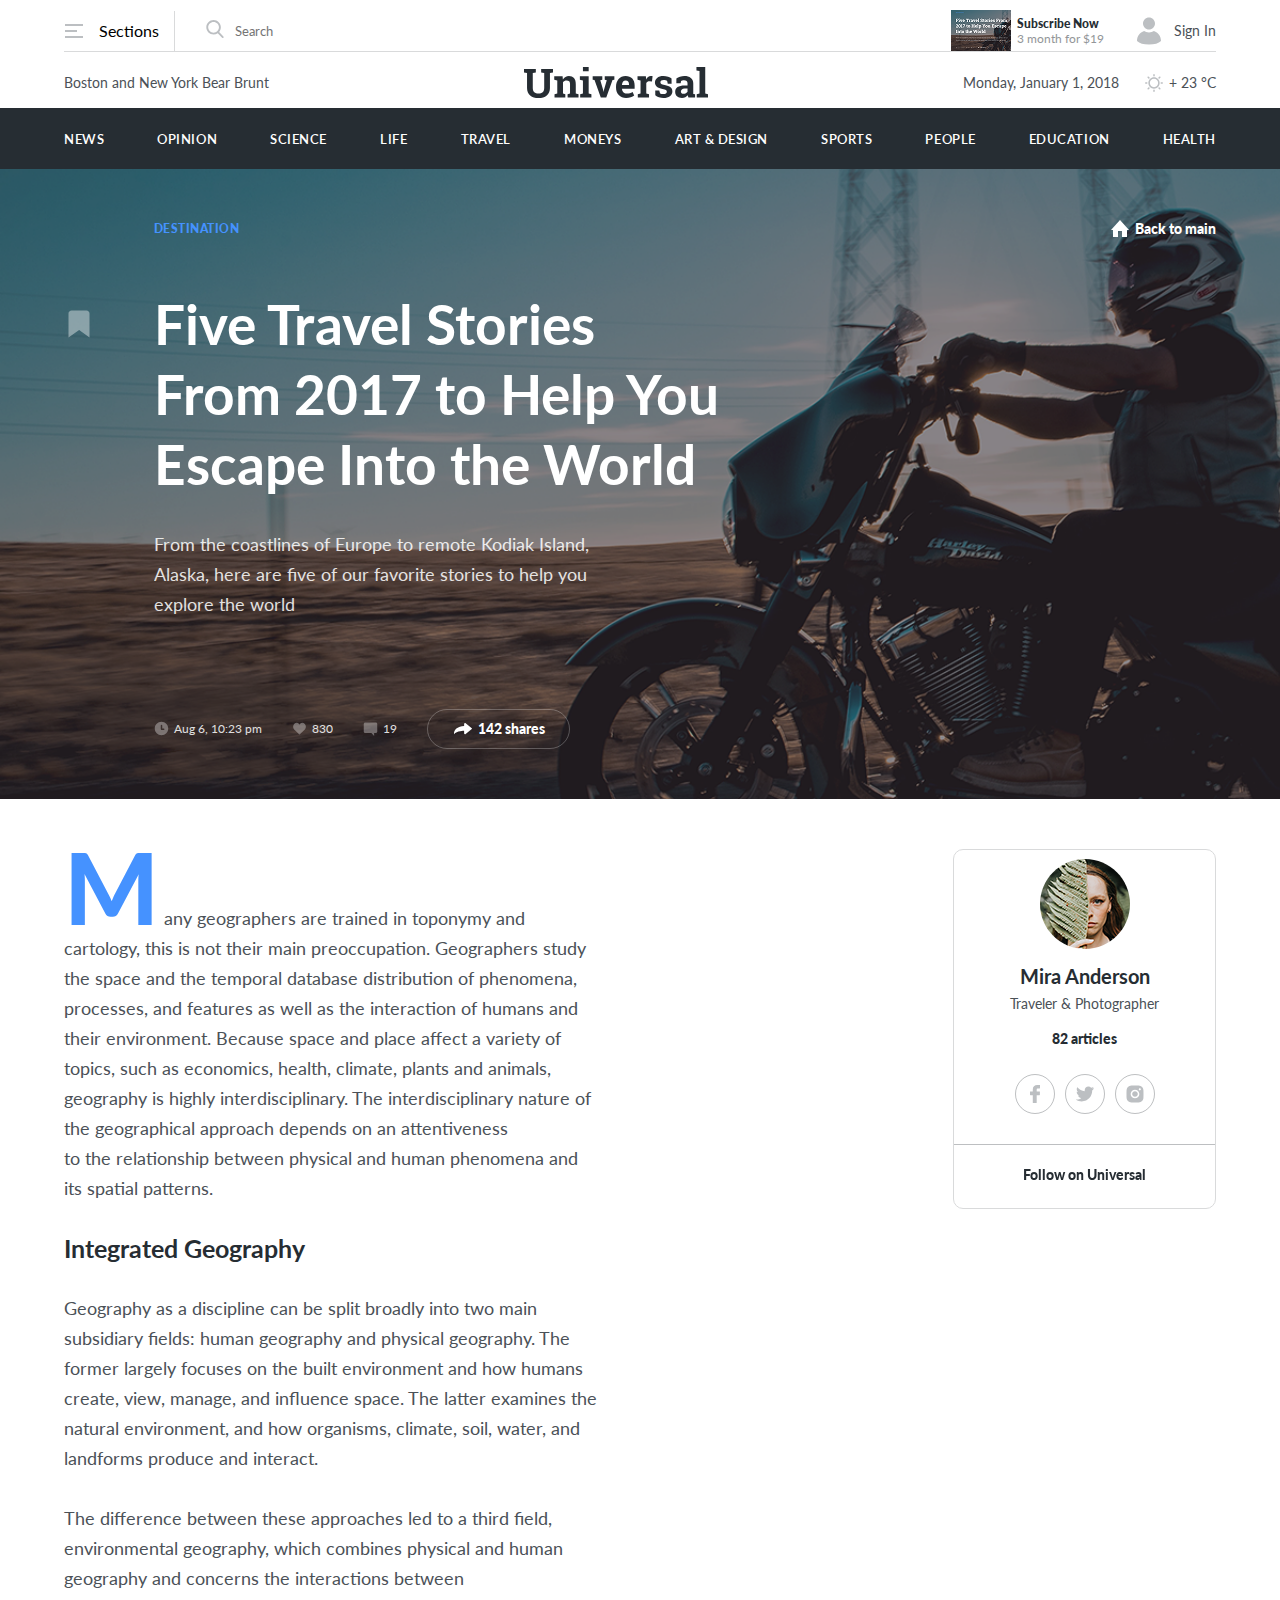
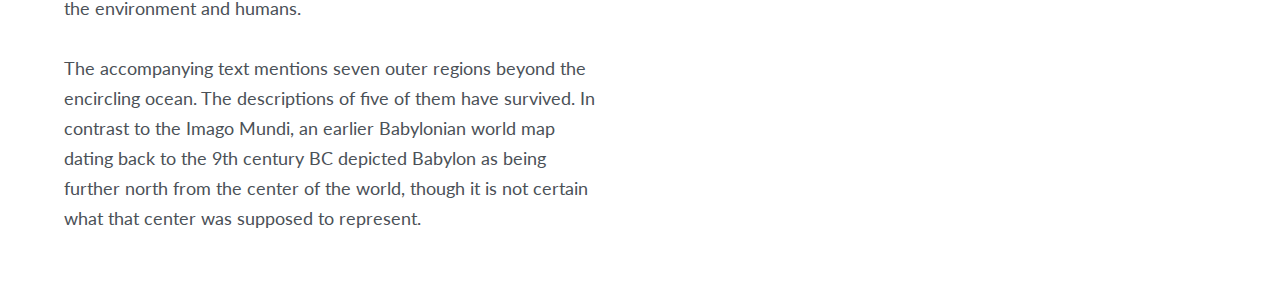
<file: universal/read-more.html>
<!DOCTYPE html>
<html lang="en">
  <head>
    <meta charset="UTF-8" />
    <meta name="viewport" content="width=device-width, initial-scale=1.0" />
    <title>Read more</title>
    <link rel="stylesheet" href="./css/style.css" />
  </head>
  <body>
    <header class="header">
      <div class="container">
        <nav class="navbar">
          <nav class="navbar_top">
            <nav class="navbar_top_item">
              <div class="logo">
                <svg
                  width="20"
                  height="20"
                  viewBox="0 0 20 20"
                  fill="none"
                  xmlns="http://www.w3.org/2000/svg"
                >
                  <path
                    fill-rule="evenodd"
                    clip-rule="evenodd"
                    d="M19 17H1V15H19V17ZM13 11H1V9H13V11ZM1 5V3H19V5H1Z"
                    fill="#BCBFC2"
                  />
                </svg>
                <p>Sections</p>
                <div class="vektors"></div>
              </div>
              <form action="">
                <button>
                  <svg
                    width="20"
                    height="20"
                    viewBox="0 0 20 20"
                    fill="none"
                    xmlns="http://www.w3.org/2000/svg"
                  >
                    <path
                      fill-rule="evenodd"
                      clip-rule="evenodd"
                      d="M18.4354 17.3951L14.146 12.9395C15.2489 11.6301 15.8532 9.98262 15.8532 8.26749C15.8532 4.26026 12.5888 1 8.57659 1C4.56433 1 1.29999 4.26026 1.29999 8.26749C1.29999 12.2747 4.56433 15.535 8.57659 15.535C10.0828 15.535 11.5182 15.0812 12.7454 14.2199L17.0674 18.7093C17.2481 18.8967 17.4911 19 17.7514 19C17.9979 19 18.2317 18.9062 18.4092 18.7355C18.7863 18.3731 18.7983 17.7721 18.4354 17.3951ZM8.57659 2.89587C11.5423 2.89587 13.9549 5.30552 13.9549 8.26749C13.9549 11.2295 11.5423 13.6391 8.57659 13.6391C5.6109 13.6391 3.19823 11.2295 3.19823 8.26749C3.19823 5.30552 5.6109 2.89587 8.57659 2.89587Z"
                      fill="#BCBFC2"
                    />
                  </svg>
                </button>
                <input type="text" placeholder="Search" />
              </form>
            </nav>
            <nav class="navbar_top_item">
              <div class="navbar_top_travel">
                <img src="./img/navbar.png" alt="" />
                <div>
                  <h2>Subscribe Now</h2>
                  <p>3 month for $19</p>
                </div>
              </div>
              <div class="signin">
                <svg
                  width="30"
                  height="30"
                  viewBox="0 0 20 20"
                  fill="none"
                  xmlns="http://www.w3.org/2000/svg"
                >
                  <path
                    fill-rule="evenodd"
                    clip-rule="evenodd"
                    d="M18 16.6316C16.3675 18.2105 13.7008 19 10 19C6.29917 19 3.63251 18.2105 2 16.6316C2 13.3481 3.90591 10.9832 6.70588 10C7.60059 10.4169 8.59455 11 10 11C11.4054 11 12.3311 10.3926 13.2941 10C16.0575 10.9965 18 13.3748 18 16.6316ZM10 9C7.79086 9 6 7.20914 6 5C6 2.79086 7.79086 1 10 1C12.2091 1 14 2.79086 14 5C14 7.20914 12.2091 9 10 9Z"
                    fill="#BCBFC2"
                  />
                </svg>
                <p>Sign In</p>
              </div>
            </nav>
          </nav>
          <nav class="navbar_bottom">
            <h2>Boston and New York Bear Brunt</h2>
            <svg
              width="184"
              height="31"
              viewBox="0 0 184 31"
              fill="none"
              xmlns="http://www.w3.org/2000/svg"
            >
              <path
                d="M11.8311 2.03922V5.4902L8.77031 6.07843V20.9804C8.77031 22.8627 9.2739 24.2745 10.2811 25.2157C11.3013 26.1438 12.6944 26.6078 14.4602 26.6078C16.2522 26.6078 17.6583 26.1438 18.6786 25.2157C19.6989 24.2876 20.209 22.8758 20.209 20.9804V6.07843L17.1678 5.4902V2.03922H28.9989V5.4902L25.9382 6.07843V20.9804C25.9382 24.183 24.8787 26.6536 22.7597 28.3922C20.6537 30.1307 17.8873 31 14.4602 31C11.0463 31 8.28634 30.1307 6.18042 28.3922C4.08758 26.6536 3.04116 24.183 3.04116 20.9804V6.07843L0 5.4902V2.03922H11.8311Z"
                fill="#262D33"
              />
              <path
                d="M30.5293 27.1569L33.2762 26.5686V13.4118L30.235 12.8235V9.37255H38.6129L38.868 12.4118C39.5743 11.3268 40.4442 10.4837 41.4775 9.88235C42.5108 9.28105 43.6684 8.98039 44.9503 8.98039C47.0955 8.98039 48.7697 9.65359 49.9731 11C51.1765 12.3464 51.7782 14.4575 51.7782 17.3333V26.5686L54.5251 27.1569V30.5882H43.5769V27.1569L46.0294 26.5686V17.3529C46.0294 15.9281 45.7417 14.9216 45.1661 14.3333C44.5906 13.732 43.7208 13.4314 42.5566 13.4314C41.798 13.4314 41.1178 13.5882 40.5161 13.902C39.9144 14.2026 39.4108 14.634 39.0053 15.1961V26.5686L41.3205 27.1569V30.5882H30.5293V27.1569Z"
                fill="#262D33"
              />
              <path
                d="M56.1732 27.1569L58.9396 26.5686V13.4118L55.8789 12.8235V9.37255H64.6688V26.5686L67.4157 27.1569V30.5882H56.1732V27.1569ZM64.6688 4.29412H58.9396V0H64.6688V4.29412Z"
                fill="#262D33"
              />
              <path
                d="M78.305 12.8235L76.3037 13.1961L79.1094 22.6863L79.4822 24.6863H79.5999L80.0119 22.6863L82.7784 13.2157L80.7379 12.8235V9.37255H90.3715V12.8235L88.5272 13.1176L82.2683 30.5882H76.7942L70.5157 13.1176L68.6714 12.8235V9.37255H78.305V12.8235Z"
                fill="#262D33"
              />
              <path
                d="M102.105 31C99.0437 31 96.5977 30.0196 94.7665 28.0588C92.9352 26.098 92.0196 23.6078 92.0196 20.5882V19.8039C92.0196 16.6536 92.8829 14.0588 94.6095 12.0196C96.3492 9.98039 98.6775 8.96732 101.594 8.98039C104.459 8.98039 106.683 9.84314 108.265 11.5686C109.848 13.2941 110.639 15.6275 110.639 18.5686V21.6863H97.9646L97.9254 21.8039C98.03 23.2026 98.4944 24.3529 99.3184 25.2549C100.156 26.1569 101.287 26.6078 102.713 26.6078C103.982 26.6078 105.034 26.4837 105.872 26.2353C106.709 25.9739 107.624 25.5686 108.618 25.0196L110.168 28.549C109.292 29.2418 108.154 29.8235 106.755 30.2941C105.368 30.7647 103.818 31 102.105 31ZM101.594 13.3922C100.535 13.3922 99.6977 13.7974 99.083 14.6078C98.4682 15.4183 98.0889 16.4837 97.945 17.8039L98.0038 17.902H105.028V17.3922C105.028 16.1765 104.74 15.2092 104.165 14.4902C103.602 13.7582 102.745 13.3922 101.594 13.3922Z"
                fill="#262D33"
              />
              <path
                d="M113.798 27.1569L116.545 26.5686V13.4118L113.504 12.8235V9.37255H121.882L122.137 12.4706C122.634 11.3726 123.275 10.5163 124.06 9.90196C124.845 9.28758 125.754 8.98039 126.787 8.98039C127.088 8.98039 127.402 9.00654 127.729 9.05882C128.069 9.09804 128.35 9.15033 128.572 9.21569L127.964 14.4314L125.61 14.3726C124.773 14.3726 124.079 14.5359 123.53 14.8627C122.981 15.1895 122.562 15.6536 122.274 16.2549V26.5686L125.021 27.1569V30.5882H113.798V27.1569Z"
                fill="#262D33"
              />
              <path
                d="M147.604 16.6667H143.759L143.15 14.0196C142.758 13.7059 142.261 13.4444 141.659 13.2353C141.071 13.0261 140.417 12.9216 139.697 12.9216C138.69 12.9216 137.892 13.1503 137.303 13.6078C136.715 14.0523 136.421 14.6144 136.421 15.2941C136.421 15.9346 136.702 16.4706 137.264 16.902C137.827 17.3203 138.952 17.6928 140.639 18.0196C143.268 18.5425 145.217 19.3137 146.486 20.3333C147.755 21.3399 148.389 22.732 148.389 24.5098C148.389 26.4183 147.565 27.9804 145.917 29.1961C144.282 30.3987 142.124 31 139.442 31C137.807 31 136.303 30.7647 134.929 30.2941C133.569 29.8105 132.359 29.1242 131.3 28.2353L131.241 23.4706H135.243L136.028 26.2353C136.368 26.5229 136.833 26.7386 137.421 26.8824C138.01 27.0131 138.625 27.0784 139.266 27.0784C140.43 27.0784 141.313 26.8693 141.914 26.451C142.529 26.0327 142.836 25.4641 142.836 24.7451C142.836 24.1176 142.529 23.5752 141.914 23.1176C141.299 22.6601 140.168 22.2549 138.52 21.902C136.022 21.3922 134.132 20.6405 132.85 19.6471C131.581 18.6405 130.946 17.2745 130.946 15.549C130.946 13.7712 131.679 12.2418 133.144 10.9608C134.609 9.66667 136.695 9.01961 139.403 9.01961C141.051 9.01961 142.608 9.24183 144.073 9.68628C145.551 10.1307 146.708 10.6993 147.545 11.3922L147.604 16.6667Z"
                fill="#262D33"
              />
              <path
                d="M164.478 30.5882C164.321 30.2353 164.183 29.8758 164.066 29.5098C163.948 29.1307 163.856 28.7516 163.791 28.3726C163.111 29.1569 162.28 29.7909 161.299 30.2745C160.331 30.7582 159.219 31 157.964 31C155.884 31 154.229 30.4379 153 29.3137C151.783 28.1765 151.175 26.634 151.175 24.6863C151.175 22.6993 151.973 21.1634 153.569 20.0784C155.165 18.9935 157.506 18.451 160.593 18.451H163.516V16.3725C163.516 15.3529 163.222 14.5621 162.633 14C162.045 13.4379 161.175 13.1569 160.024 13.1569C159.37 13.1569 158.788 13.2353 158.278 13.3922C157.768 13.5359 157.356 13.7124 157.042 13.9216L156.669 16.1961H152.352L152.372 11.4902C153.418 10.7843 154.615 10.1895 155.962 9.70588C157.323 9.22222 158.801 8.98039 160.397 8.98039C163.026 8.98039 165.158 9.62745 166.793 10.9216C168.441 12.2026 169.265 14.0327 169.265 16.4118V25.1765C169.265 25.5033 169.265 25.8105 169.265 26.098C169.278 26.3856 169.304 26.6601 169.344 26.9216L171.09 27.1569V30.5882H164.478ZM159.514 26.7647C160.377 26.7647 161.162 26.5817 161.868 26.2157C162.575 25.8366 163.124 25.366 163.516 24.8039V21.5686H160.593C159.376 21.5686 158.454 21.8562 157.826 22.4314C157.199 22.9935 156.885 23.6732 156.885 24.4706C156.885 25.1895 157.114 25.7516 157.571 26.1569C158.042 26.5621 158.69 26.7647 159.514 26.7647Z"
                fill="#262D33"
              />
              <path
                d="M172.444 3.45098V0H181.234V26.5686L184 27.1569V30.5882H172.738V27.1569L175.504 26.5686V4.03922L172.444 3.45098Z"
                fill="#262D33"
              />
            </svg>
            <div class="navbar_bottom_item">
              <p>Monday, January 1, 2018</p>
              <div class="weather">
                <svg
                  width="20"
                  height="20"
                  viewBox="0 0 20 20"
                  fill="none"
                  xmlns="http://www.w3.org/2000/svg"
                >
                  <path
                    fill-rule="evenodd"
                    clip-rule="evenodd"
                    d="M10 16.4763C10.4151 16.4763 10.7494 16.8106 10.7494 17.2257V18.2506C10.7494 18.6657 10.4151 19 10 19C9.5849 19 9.25061 18.6657 9.25061 18.2506V17.2257C9.25061 16.8106 9.5849 16.4763 10 16.4763ZM10 3.52367C9.5849 3.52367 9.25061 3.18939 9.25061 2.77429V1.74939C9.25061 1.33429 9.5849 1 10 1C10.4151 1 10.7494 1.33429 10.7494 1.74939V2.77429C10.7494 3.18939 10.4151 3.52367 10 3.52367ZM18.2506 9.25061C18.6657 9.25061 19 9.5849 19 10C19 10.4151 18.6657 10.7494 18.2506 10.7494H17.2257C16.8106 10.7494 16.4763 10.4151 16.4763 10C16.4763 9.5849 16.8106 9.25061 17.2257 9.25061H18.2506ZM2.77429 9.25061C3.18939 9.25061 3.52367 9.5849 3.52367 10C3.52367 10.4151 3.18939 10.7494 2.77429 10.7494H1.74939C1.33429 10.7494 1 10.4151 1 10C1 9.5849 1.33429 9.25061 1.74939 9.25061H2.77429ZM15.6388 5.42286C15.3449 5.71306 14.871 5.71673 14.5771 5.42286C14.2833 5.12898 14.2833 4.6551 14.5771 4.36122L15.3008 3.63755C15.5947 3.34367 16.0686 3.34367 16.3624 3.63755C16.6563 3.93143 16.6563 4.40531 16.3624 4.69918L15.6388 5.42286ZM4.36122 14.5771C4.6551 14.2869 5.12898 14.2833 5.42286 14.5771C5.71673 14.871 5.71673 15.3449 5.42286 15.6388L4.69918 16.3624C4.40531 16.6563 3.93143 16.6563 3.63755 16.3624C3.34367 16.0686 3.34367 15.5947 3.63755 15.3008L4.36122 14.5771ZM15.6388 14.5771L16.3624 15.3008C16.6563 15.5947 16.6563 16.0686 16.3624 16.3624C16.0686 16.6563 15.5947 16.6563 15.3008 16.3624L14.5771 15.6388C14.2833 15.3449 14.2833 14.871 14.5771 14.5771C14.871 14.2833 15.3449 14.2833 15.6388 14.5771ZM4.36122 5.42286L3.63755 4.69918C3.34367 4.40531 3.34367 3.93143 3.63755 3.63755C3.93143 3.34367 4.40531 3.34367 4.69918 3.63755L5.42286 4.36122C5.71673 4.6551 5.71673 5.12898 5.42286 5.42286C5.12898 5.71673 4.6551 5.71673 4.36122 5.42286ZM10 4.36122C13.1078 4.36122 15.6388 6.89224 15.6388 10C15.6388 13.1114 13.1078 15.6388 10 15.6388C6.88857 15.6388 4.36122 13.1078 4.36122 10C4.36122 6.88857 6.89224 4.36122 10 4.36122ZM10 14.1363C12.2812 14.1363 14.1363 12.2812 14.1363 10C14.1363 7.71878 12.2812 5.86367 10 5.86367C7.71878 5.86367 5.86367 7.71878 5.86367 10C5.86367 12.2812 7.71878 14.1363 10 14.1363Z"
                    fill="#BCBFC2"
                  />
                </svg>
                + 23 °C
              </div>
            </div>
          </nav>
        </nav>
      </div>
    </header>
    <main>
      <section class="travel">
        <ul class="travel_links">
          <div class="container">
            <li><a href="#">News</a></li>
            <li><a href="#">Opinion</a></li>
            <li><a href="#">Science</a></li>
            <li><a href="#">Life</a></li>
            <li><a href="#">Travel</a></li>
            <li><a href="#">Moneys</a></li>
            <li><a href="#"> Art & Design</a></li>
            <li><a href="#">Sports</a></li>
            <li><a href="#">People</a></li>
            <li><a href="#">Education</a></li>
            <li><a href="#">Health</a></li>
          </div>
        </ul>
        <div class="travel_bottom">
          <div class="travel_bottom_destination">
            <div class="container">
              <h2>Destination</h2>
              <a href="./index.html">
                <h3>
                  <svg
                    width="20"
                    height="20"
                    viewBox="0 0 20 20"
                    fill="none"
                    xmlns="http://www.w3.org/2000/svg"
                  >
                    <path
                      fill-rule="evenodd"
                      clip-rule="evenodd"
                      d="M3 18H8V12H12V18H17V11H19L10 1L1 11H3V18Z"
                      fill="white"
                    />
                  </svg>
                  Back to main
                </h3>
              </a>
            </div>
          </div>
          <div class="travel_bottom_main">
            <div class="container">
              <div class="travel_bottom_main_text">
                <svg
                  width="30"
                  height="30"
                  viewBox="0 0 30 30"
                  fill="none"
                  xmlns="http://www.w3.org/2000/svg"
                >
                  <g opacity="0.4">
                    <path
                      fill-rule="evenodd"
                      clip-rule="evenodd"
                      d="M7.5 1.5H22.5C24.1569 1.5 25.5 2.84315 25.5 4.5V28.5L15.1424 21L4.5 28.5V4.5C4.5 2.84315 5.84315 1.5 7.5 1.5Z"
                      fill="white"
                    />
                  </g>
                </svg>
                <h1>
                  Five Travel Stories From 2017 to Help You Escape Into the
                  World
                </h1>
              </div>
              <p class="p">
                From the coastlines of Europe to remote Kodiak Island, Alaska,
                here are five of our favorite stories to help you explore the
                world
              </p>
            </div>
          </div>
          <div class="travel_bottom_comments">
            <div class="container">
              <p>
                <svg
                  width="15"
                  height="15"
                  viewBox="0 0 15 15"
                  fill="none"
                  xmlns="http://www.w3.org/2000/svg"
                >
                  <g opacity="0.4">
                    <path
                      fill-rule="evenodd"
                      clip-rule="evenodd"
                      d="M7.5 14.25C3.77208 14.25 0.75 11.2279 0.75 7.5C0.75 3.77208 3.77208 0.75 7.5 0.75C11.2279 0.75 14.25 3.77208 14.25 7.5C14.25 11.2279 11.2279 14.25 7.5 14.25ZM8.25 7.5V4.5C8.25 4.08579 7.91421 3.75 7.5 3.75C7.08579 3.75 6.75 4.08579 6.75 4.5V8.25C6.75 8.66421 7.08579 9 7.5 9H9.75C10.1642 9 10.5 8.66421 10.5 8.25C10.5 7.83579 10.1642 7.5 9.75 7.5H8.25Z"
                      fill="white"
                    />
                  </g>
                </svg>
                Aug 6, 10:23 pm
              </p>
              <p>
                <svg
                  width="15"
                  height="15"
                  viewBox="0 0 15 15"
                  fill="none"
                  xmlns="http://www.w3.org/2000/svg"
                >
                  <g opacity="0.4">
                    <path
                      fill-rule="evenodd"
                      clip-rule="evenodd"
                      d="M12.8391 2.96008C12.1701 2.21166 11.2807 1.7998 10.3346 1.7998C9.38831 1.7998 8.59423 2.21166 7.925 2.96008L7.49998 3.63896L7.075 2.96008C6.40597 2.21166 5.61164 1.7998 4.66557 1.7998C3.71953 1.7998 2.82982 2.21166 2.16086 2.96008C0.779712 4.5053 0.779712 7.01943 2.16086 8.56405L7.10991 13.3205C7.19083 13.4114 7.29157 13.467 7.39682 13.4884C7.43211 13.4962 7.46761 13.4998 7.50317 13.4998C7.64318 13.4998 7.78341 13.4401 7.89004 13.3205L12.8391 8.56405C14.2203 7.01943 14.2203 4.5053 12.8391 2.96008Z"
                      fill="white"
                    />
                  </g>
                </svg>
                830
              </p>
              <p>
                <svg
                  width="15"
                  height="15"
                  viewBox="0 0 15 15"
                  fill="none"
                  xmlns="http://www.w3.org/2000/svg"
                >
                  <g opacity="0.4">
                    <path
                      fill-rule="evenodd"
                      clip-rule="evenodd"
                      d="M11.1346 12V15L8.36064 12H2.25C1.42157 12 0.75 11.3284 0.75 10.5V3C0.75 2.17157 1.42157 1.5 2.25 1.5H12.75C13.5784 1.5 14.25 2.17157 14.25 3V10.5C14.25 11.3284 13.5784 12 12.75 12H11.1346Z"
                      fill="white"
                    />
                  </g>
                </svg>
                19
              </p>
              <button>
                <svg
                  width="20"
                  height="20"
                  viewBox="0 0 20 20"
                  fill="none"
                  xmlns="http://www.w3.org/2000/svg"
                >
                  <path
                    fill-rule="evenodd"
                    clip-rule="evenodd"
                    d="M18.7816 9.13237L12.665 4.20204C12.0971 3.74422 11.125 4.1316 11.125 4.69507V6.8785C7.93568 6.98415 5.54369 7.82935 3.75243 9.27323C1 11.4919 1 14 1 15.2C3.75243 11.84 11.125 11.84 11.125 11.84V14.5205C11.125 15.084 12.1408 15.4361 12.665 15.0135L18.7816 10.0832C18.9563 9.94235 19 9.77608 19 9.6C19 9.42392 18.9563 9.27323 18.7816 9.13237Z"
                    fill="white"
                  />
                </svg>
                142 shares
              </button>
            </div>
          </div>
        </div>
      </section>
      <section class="geography">
        <div class="container">
          <div class="geography_text">
            <p>
              <span>M</span>
              any geographers are trained in toponymy and cartology, this
              is not their main preoccupation. Geographers study the space
              and the temporal database distribution of phenomena, processes,
              and features as well as the interaction of humans and their
              environment. Because space and place affect a variety of topics,
              such as economics, health, climate, plants and animals, geography
              is highly interdisciplinary. The interdisciplinary nature of the
              geographical approach depends on an attentiveness
              to the relationship between physical and human phenomena and its
              spatial patterns.
            </p>
            <h1>Integrated Geography</h1>
            <p>
              Geography as a discipline can be split broadly into two main
              subsidiary fields: human geography and physical geography. The
              former largely focuses on the built environment and how humans
              create, view, manage, and influence space. The latter examines the
              natural environment, and how organisms, climate, soil, water, and
              landforms produce and interact.
            </p>
            <p class="padding_p">
              The difference between these approaches led to a third field,
              environmental geography, which combines physical and human
              geography and concerns the interactions between the environment
              and humans.
            </p>
            <p>
              The accompanying text mentions seven outer regions beyond the
              encircling ocean. The descriptions of five of them have survived.
              In contrast to the Imago Mundi, an earlier Babylonian world map
              dating back to the 9th century BC depicted Babylon as being
              further north from the center of the world, though it is not
              certain what that center was supposed to represent.
            </p>
          </div>
          <div class="geography_aside">
            <div class="geography_card">
              <svg
                class="card_logo"
                width="90"
                height="90"
                viewBox="0 0 90 90"
                fill="none"
                xmlns="http://www.w3.org/2000/svg"
                xmlns:xlink="http://www.w3.org/1999/xlink"
              >
                <path
                  fill-rule="evenodd"
                  clip-rule="evenodd"
                  d="M45 90C69.8528 90 90 69.8528 90 45C90 20.1472 69.8528 0 45 0C20.1472 0 0 20.1472 0 45C0 69.8528 20.1472 90 45 90Z"
                  fill="url(#pattern0_1_1555)"
                />
                <defs>
                  <pattern
                    id="pattern0_1_1555"
                    patternContentUnits="objectBoundingBox"
                    width="1"
                    height="1"
                  >
                    <use
                      xlink:href="#image0_1_1555"
                      transform="scale(0.0111111)"
                    />
                  </pattern>
                  <image
                    id="image0_1_1555"
                    width="90"
                    height="90"
                    preserveAspectRatio="none"
                    xlink:href="[data-uri]"
                  />
                </defs>
              </svg>
              <h1>Mira Anderson</h1>
              <p>Traveler & Photographer</p>
              <h4>82 articles</h4>
              <div class="geo_card_icon">
                <div class="card_icon">
                  <svg
                    width="20"
                    height="20"
                    viewBox="0 0 20 20"
                    fill="none"
                    xmlns="http://www.w3.org/2000/svg"
                  >
                    <path
                      fill-rule="evenodd"
                      clip-rule="evenodd"
                      d="M14.6234 1.00375L12.2249 1C9.5302 1 7.78878 2.73871 7.78878 5.42982V7.47227H5.37715C5.16875 7.47227 5 7.63668 5 7.83949V10.7988C5 11.0016 5.16895 11.1658 5.37715 11.1658H7.78878V18.633C7.78878 18.8358 7.95753 19 8.16593 19H11.3124C11.5208 19 11.6896 18.8356 11.6896 18.633V11.1658H14.5093C14.7177 11.1658 14.8865 11.0016 14.8865 10.7988L14.8876 7.83949C14.8876 7.74211 14.8478 7.64886 14.7772 7.57994C14.7066 7.51103 14.6103 7.47227 14.5103 7.47227H11.6896V5.74086C11.6896 4.90868 11.8933 4.48622 13.0073 4.48622L14.623 4.48566C14.8312 4.48566 15 4.32124 15 4.11863V1.37077C15 1.16835 14.8314 1.00412 14.6234 1.00375Z"
                      fill="#BCBFC2"
                    />
                  </svg>
                </div>
                <div class="card_icon">
                  <svg
                    width="20"
                    height="20"
                    viewBox="0 0 20 20"
                    fill="none"
                    xmlns="http://www.w3.org/2000/svg"
                  >
                    <path
                      fill-rule="evenodd"
                      clip-rule="evenodd"
                      d="M18.979 4.36296C18.9532 4.33225 18.9106 4.32183 18.8743 4.33858C18.3361 4.57957 17.77 4.75282 17.1869 4.85518C17.8059 4.3851 18.2672 3.73415 18.5037 2.98773C18.5151 2.952 18.5033 2.91292 18.4744 2.88966C18.4453 2.8664 18.4049 2.86342 18.373 2.88259C17.6758 3.29999 16.9206 3.59421 16.1276 3.75741C15.4248 3.02123 14.4435 2.6001 13.4278 2.6001C11.3623 2.6001 9.68211 4.29615 9.68211 6.38096C9.68211 6.63311 9.70626 6.88285 9.75419 7.12533C6.89336 6.94705 4.21836 5.56066 2.3995 3.30874C2.38088 3.28567 2.35268 3.27282 2.32318 3.2758C2.29387 3.27804 2.26769 3.29478 2.25294 3.32028C1.9211 3.89493 1.74578 4.5524 1.74578 5.22122C1.74578 6.3804 2.2675 7.4642 3.15591 8.17936C2.69853 8.12391 2.25183 7.97857 1.84902 7.75283C1.82192 7.73739 1.78818 7.73758 1.76108 7.75339C1.73398 7.76902 1.71683 7.79806 1.7161 7.82969L1.71573 7.87808C1.71573 9.54287 2.8025 11.0046 4.3487 11.49C3.94145 11.5562 3.51891 11.5517 3.10356 11.4717C3.07295 11.466 3.04088 11.4766 3.01986 11.5004C2.99903 11.5242 2.99202 11.5575 3.00161 11.5877C3.46526 13.0485 4.75354 14.0729 6.25309 14.2006C5.00224 15.1257 3.5237 15.613 1.96147 15.613C1.67369 15.613 1.38389 15.5957 1.09998 15.5621C1.05942 15.5574 1.01923 15.5818 1.00522 15.621C0.991209 15.6607 1.00614 15.705 1.04117 15.7275C2.73171 16.8219 4.68643 17.4001 6.69425 17.4001C13.2619 17.4001 17.1865 12.0149 17.1865 6.80878C17.1865 6.66382 17.1837 6.51959 17.178 6.37574C17.8865 5.85264 18.4947 5.21229 18.9851 4.47108C19.007 4.43796 19.0046 4.39385 18.979 4.36296Z"
                      fill="#BCBFC2"
                    />
                  </svg>
                </div>
                <div class="card_icon">
                  <svg
                    width="20"
                    height="20"
                    viewBox="0 0 20 20"
                    fill="none"
                    xmlns="http://www.w3.org/2000/svg"
                  >
                    <path
                      fill-rule="evenodd"
                      clip-rule="evenodd"
                      d="M10 1.5C12.3085 1.5 12.5979 1.50978 13.5045 1.55115C14.4093 1.59242 15.0272 1.73612 15.5678 1.94626C16.1268 2.16345 16.6008 2.45409 17.0734 2.92663C17.5459 3.3992 17.8366 3.87323 18.0538 4.43218C18.2639 4.97284 18.4076 5.59073 18.4488 6.49546C18.4902 7.40208 18.5 7.69154 18.5 10C18.5 12.3085 18.4902 12.5979 18.4488 13.5045C18.4076 14.4093 18.2639 15.0272 18.0538 15.5678C17.8366 16.1268 17.5459 16.6008 17.0734 17.0734C16.6008 17.5459 16.1268 17.8366 15.5678 18.0538C15.0272 18.2639 14.4093 18.4076 13.5045 18.4488C12.5979 18.4902 12.3085 18.5 10 18.5C7.69154 18.5 7.40208 18.4902 6.49546 18.4488C5.59073 18.4076 4.97284 18.2639 4.43218 18.0538C3.87323 17.8366 3.3992 17.5459 2.92663 17.0734C2.45409 16.6008 2.16345 16.1268 1.94626 15.5678C1.73612 15.0272 1.59242 14.4093 1.55115 13.5045C1.50978 12.5979 1.5 12.3085 1.5 10C1.5 7.69154 1.50978 7.40208 1.55115 6.49546C1.59242 5.59073 1.73612 4.97284 1.94626 4.43218C2.16345 3.87323 2.45409 3.3992 2.92663 2.92663C3.3992 2.45409 3.87323 2.16345 4.43218 1.94626C4.97284 1.73612 5.59073 1.59242 6.49546 1.55115C7.40208 1.50978 7.69154 1.5 10 1.5ZM9.99734 12.8298C11.5616 12.8298 12.8298 11.5616 12.8298 9.99734C12.8298 8.433 11.5616 7.16488 9.99734 7.16488C8.433 7.16488 7.16488 8.433 7.16488 9.99734C7.16488 11.5616 8.433 12.8298 9.99734 12.8298ZM9.99734 5.63383C12.4072 5.63383 14.3608 7.58742 14.3608 9.99734C14.3608 12.4072 12.4072 14.3608 9.99734 14.3608C7.58742 14.3608 5.63383 12.4072 5.63383 9.99734C5.63383 7.58742 7.58742 5.63383 9.99734 5.63383ZM15.8556 5.37224C15.8556 5.94601 15.3904 6.41111 14.8166 6.41111C14.2429 6.41111 13.7778 5.94601 13.7778 5.37224C13.7778 4.79847 14.2429 4.33333 14.8166 4.33333C15.3904 4.33333 15.8556 4.79847 15.8556 5.37224Z"
                      fill="#BCBFC2"
                    />
                  </svg>
                </div>
              </div>
              <h6></h6>

              <h5>Follow on Universal</h5>
            </div>
          </div>
        </div>
      </section>
    </main>
  </body>
</html>
</file>
<file: universal/css/style.css>
@import url("https://fonts.googleapis.com/css2?family=Lato:ital,wght@0,100;0,300;0,400;0,700;0,900;1,100;1,300;1,400;1,700;1,900&family=Roboto:ital,wght@0,100..900;1,100..900&display=swap");
* {
  padding: 0;
  margin: 0;
  box-sizing: border-box;
  font-family: "Lato", sans-serif;
}

::selection {
  background-color: aqua;
  color: #000000;
}

a {
  text-decoration: none;
}

ul,
ol {
  list-style: none;
}

img {
  max-width: 100%;
  height: auto;
}

.container {
  width: 90%;
  max-width: 1350px;
  margin: 0 auto;
}

button,
i {
  cursor: pointer;
}

.header {
  padding: 10px 0;
  background-color: #fff;
}

.navbar_top {
  border-bottom: 1px solid #d9dadb;
  display: flex;
  align-items: center;
  justify-content: space-between;
  gap: 30px;
}
.navbar_top_item {
  display: flex;
  align-items: center;
  justify-content: start;
  gap: 30px;
}
.navbar_top_item form {
  display: flex;
  align-items: center;
  justify-content: start;
  gap: 10px;
}
.navbar_top_item form input {
  border: none;
  outline: none;
}
.navbar_top_item form button {
  border: none;
  background-color: transparent;
}
.navbar_top_travel {
  display: flex;
  align-items: center;
  justify-content: start;
  gap: 5px;
}
.navbar_top_travel h2 {
  font-weight: 900;
  font-size: 12px;
  line-height: 1.25;
  color: #262d33;
}
.navbar_top_travel p {
  font-weight: 400;
  font-size: 12px;
  line-height: 1.25;
  color: #939699;
}
.navbar_bottom {
  display: flex;
  align-items: center;
  justify-content: space-between;
  gap: 15px;
  padding-top: 15px;
}
.navbar_bottom h2 {
  font-weight: 400;
  font-size: 14px;
  line-height: 1.42857;
  color: #4b5157;
}
.navbar_bottom p {
  font-weight: 400;
  font-size: 14px;
  line-height: 1.42857;
  color: #4b5157;
}
.navbar_bottom_item {
  display: flex;
  align-items: center;
  justify-content: start;
  gap: 25px;
}

.logo {
  display: flex;
  align-items: center;
  justify-content: start;
  gap: 15px;
}

.signin {
  display: flex;
  align-items: center;
  justify-content: start;
  gap: 10px;
  font-weight: 400;
  font-size: 14px;
  line-height: 1.42857;
  color: #4b5157;
}

.vektors {
  height: 40px;
  width: 1px;
  background-color: #d9dadb;
}

.weather {
  display: flex;
  align-items: center;
  justify-content: start;
  gap: 5px;
  font-weight: 400;
  font-size: 14px;
  line-height: 1.42857;
  color: #4b5157;
}

@media (max-width: 829px) {
  .navbar_top_item form input {
    display: none;
  }
  .navbar_bottom {
    flex-direction: column;
  }
  .navbar_bottom h2 {
    display: none;
  }
  .navbar_bottom_item {
    justify-content: space-between;
    width: 100%;
  }
  .logo p {
    display: none;
  }
  .signin p {
    display: none;
  }
}
@media (max-width: 412px) {
  .navbar_top img {
    display: none;
  }
}
.showcase {
  background: #262d33;
  padding: 30px 0;
}
.showcase_links {
  display: flex;
  align-items: center;
  justify-content: space-between;
  gap: 30px;
  overflow-x: auto;
}
.showcase_links li {
  text-wrap: nowrap;
}
.showcase_links li a {
  color: #fff;
  font-weight: 600;
  font-size: 13px;
  line-height: 1.42857;
  letter-spacing: 0.04em;
  text-transform: uppercase;
}
.showcase_bottom {
  width: 95%;
  margin: 0 auto;
  display: grid;
  grid-template-columns: 3fr 1fr;
  height: 600px;
  margin-top: 60px;
}
.showcase_mountain {
  background: url(../img/mountain.png);
  background-size: cover;
  border-radius: 8px 0 0 8px;
}
.showcase_mountain_item {
  width: 88%;
  margin: 0 auto;
  padding: 30px 0;
  display: flex;
  align-items: start;
  justify-content: space-between;
  gap: 5px;
  flex-direction: column;
  height: 100%;
}
.showcase_recomended {
  background-color: #fff;
  border-radius: 0 8px 8px 0;
}
.showcase_recomended .recomended_wrapper .title h2 {
  margin-top: 20px;
  font-weight: 900;
  font-size: 14px;
  line-height: 1.42857;
  letter-spacing: 0.04em;
  text-transform: uppercase;
  color: #262d33;
  text-align: center;
  width: 190px;
  margin: 25px 0 25px 50px;
}
.showcase_recomended .recomended_wrapper .recomended_cards .card_food {
  width: 320px;
  height: 105px;
  background: #f5f5f5;
  border: 1px solid rgba(179, 179, 179, 0.278);
  padding: 15px;
}
.showcase_recomended .recomended_wrapper .recomended_cards .card_food h4 {
  font-weight: 900;
  font-size: 12px;
  line-height: 1.25;
  letter-spacing: 0.04em;
  text-transform: uppercase;
  color: #3bbdc4;
  margin-bottom: 10px;
}
.showcase_recomended .recomended_wrapper .recomended_cards .card_food p {
  font-weight: 400;
  font-size: 14px;
  line-height: 1.42857;
  color: #4b5157;
}
.showcase_recomended .recomended_wrapper .recomended_cards .card_cars {
  width: 320px;
  height: 105px;
  background: #fff;
  border: 1px solid rgba(179, 179, 179, 0.278);
  padding: 15px;
}
.showcase_recomended .recomended_wrapper .recomended_cards .card_cars h4 {
  font-weight: 900;
  font-size: 12px;
  line-height: 1.25;
  letter-spacing: 0.04em;
  text-transform: uppercase;
  color: #6e99ae;
  margin-bottom: 10px;
}
.showcase_recomended .recomended_wrapper .recomended_cards .card_cars p {
  font-weight: 400;
  font-size: 14px;
  line-height: 1.42857;
  color: #4b5157;
}
.showcase_recomended .recomended_wrapper .recomended_cards .card_movies {
  width: 320px;
  height: 105px;
  background: #fff;
  border: 1px solid rgba(179, 179, 179, 0.278);
  padding: 15px;
}
.showcase_recomended .recomended_wrapper .recomended_cards .card_movies h4 {
  font-weight: 900;
  font-size: 12px;
  line-height: 1.25;
  letter-spacing: 0.04em;
  text-transform: uppercase;
  color: #ac8ee3;
  margin-bottom: 10px;
}
.showcase_recomended .recomended_wrapper .recomended_cards .card_movies p {
  font-weight: 400;
  font-size: 14px;
  line-height: 1.42857;
  color: #4b5157;
}
.showcase_recomended .recomended_wrapper .recomended_cards .card_nfl {
  width: 320px;
  height: 105px;
  background: #fff;
  border: 1px solid rgba(179, 179, 179, 0.278);
  padding: 15px;
}
.showcase_recomended .recomended_wrapper .recomended_cards .card_nfl h4 {
  font-weight: 900;
  font-size: 12px;
  line-height: 1.25;
  letter-spacing: 0.04em;
  text-transform: uppercase;
  color: #ffa34d;
  margin-bottom: 10px;
}
.showcase_recomended .recomended_wrapper .recomended_cards .card_nfl p {
  font-weight: 400;
  font-size: 14px;
  line-height: 1.42857;
  color: #4b5157;
}
.showcase_recomended .recomended_wrapper .recomended_cards .card_tech {
  width: 320px;
  height: 108px;
  background: #fff;
  border: 1px solid rgba(179, 179, 179, 0.278);
  padding: 15px;
  border-radius: 5px;
}
.showcase_recomended .recomended_wrapper .recomended_cards .card_tech h4 {
  font-weight: 900;
  font-size: 12px;
  line-height: 1.25;
  letter-spacing: 0.04em;
  text-transform: uppercase;
  color: #3dc47e;
  margin-bottom: 10px;
}
.showcase_recomended .recomended_wrapper .recomended_cards .card_tech p {
  font-weight: 400;
  font-size: 14px;
  line-height: 1.42857;
  color: #4b5157;
}

.avatar {
  display: flex;
  align-items: center;
  justify-content: flex-start;
  gap: 5px;
}
.avatar h2 {
  font-weight: 400;
  font-size: 14px;
  line-height: 1.42857;
  color: #fff;
}
.avatar p {
  font-weight: 400;
  font-size: 12px;
  line-height: 1.25;
  color: #fff;
}

.destinations h2 {
  font-weight: 900;
  font-size: 12px;
  line-height: 1.25;
  letter-spacing: 0.04em;
  text-transform: uppercase;
  color: #4592ff;
  padding-bottom: 10px;
}
.destinations h1 {
  font-weight: 700;
  font-size: 40px;
  color: #fff;
  width: 70%;
  margin-bottom: 20px;
}
.destinations button {
  background: #4592ff;
  display: flex;
  align-items: center;
  justify-content: center;
  gap: 5px;
  color: #fff;
  border: none;
  width: 138px;
  height: 40px;
  border-radius: 20px;
}

.play_buttons {
  display: flex;
  align-items: center;
  justify-content: start;
  gap: 50px;
}

.play {
  display: flex;
  align-items: center;
  justify-content: start;
  gap: 20px;
}
.play h3 {
  font-weight: 400;
  font-size: 14px;
  line-height: 1.42857;
  color: #fff;
}
.play p {
  font-weight: 400;
  font-size: 12px;
  line-height: 1.25;
  color: #fff;
  opacity: 0.4;
}

@media (max-width: 1088px) {
  .destinations h1 {
    font-size: 30px;
  }
}
@media (max-width: 1000px) {
  .showcase_bottom {
    width: 100%;
    grid-template-columns: 100%;
  }
  .showcase_recomended {
    height: 200px;
  }
  .showcase_recomended .recomended_cards {
    display: grid;
    grid-template-columns: repeat(5, 1fr);
    overflow-y: scroll;
  }
}
@media (max-width: 629px) {
  .destinations h1 {
    font-size: 25px;
  }
}
@media (max-width: 560px) {
  .destinations h1 {
    font-size: 25px;
  }
  .destinations .play_buttons {
    display: flex;
    align-items: start;
    justify-content: start;
    gap: 50px;
    flex-direction: column-reverse;
  }
}
@media (max-width: 443px) {
  .destinations h1 {
    font-size: 20px;
  }
}
.cars {
  background-color: #f1eded;
  height: 100%;
}
.cars .cars_grid {
  padding-bottom: 50px;
}
.cars .cars_grid .card_top {
  display: grid;
  grid-template-columns: 1fr 1fr;
  padding-right: 150px;
  gap: 30px;
}
.cars .cars_grid .card_top .card {
  position: relative;
  background: #fff;
  border-radius: 8px;
  padding: 30px;
  box-shadow: 0 4px 12px rgba(0, 0, 0, 0.1);
  width: 100%;
  height: 370px;
  margin-top: 50px;
}
.cars .cars_grid .card_top .card__category {
  font-weight: 900;
  font-size: 12px;
  line-height: 1.25;
  letter-spacing: 0.04em;
  text-transform: uppercase;
  color: #6e99ae;
}
.cars .cars_grid .card_top .card__title {
  font-weight: 700;
  font-size: 25px;
  line-height: 1.2;
  color: #262d33;
  width: 45%;
  margin-top: 20px;
}
.cars .cars_grid .card_top .card__desc {
  font-weight: 400;
  font-size: 14px;
  line-height: 1.42857;
  color: #4b5157;
  width: 50%;
  margin-top: 20px;
}
.cars .cars_grid .card_top .card__image {
  position: absolute;
  top: 0;
  right: 0;
  width: 50%;
  border-top-right-radius: 8px;
  border-bottom-left-radius: 100px;
}
.cars .cars_grid .card_top .card__footer {
  display: flex;
  align-items: center;
  justify-content: space-between;
  margin-top: 50px;
  border-top: 1px solid #eee;
  padding-top: 0.8rem;
}
.cars .cars_grid .card_top .card__author {
  display: flex;
  align-items: center;
  gap: 0.5rem;
}
.cars .cars_grid .card_top .card__author img {
  width: 32px;
  height: 32px;
  border-radius: 50%;
}
.cars .cars_grid .card_top .card__author span {
  font-size: 0.85rem;
  color: #444;
}
.cars .cars_grid .card_top .card__author span strong {
  font-weight: 600;
}
.cars .cars_grid .card_top .card__comments {
  font-size: 0.8rem;
  color: #888;
  display: flex;
  align-items: center;
  gap: 0.3rem;
}
.cars .cars_grid .card_top .card__comments .icon-comment {
  width: 16px;
  height: 16px;
}
.cars .cars_grid .card_top .popular {
  width: 263px;
  height: 370px;
  background: url(../img/popular.svg) no-repeat;
  margin-top: 50px;
  border-radius: 8px;
  padding: 20px;
  box-shadow: 0 4px 12px rgba(0, 0, 0, 0.1);
}
.cars .cars_grid .card_top .popular__category {
  font-weight: 900;
  font-size: 12px;
  line-height: 1.25;
  text-align: center;
  color: #fff;
  background-color: #02b202;
  width: 66px;
  height: 25px;
  border-radius: 5px;
  padding: 4px;
}
.cars .cars_grid .card_top .popular__title {
  margin-top: 150px;
  font-weight: 900;
  font-size: 12px;
  line-height: 1.25;
  letter-spacing: 0.04em;
  text-transform: uppercase;
  color: #e7d9ff;
}
.cars .cars_grid .card_top .popular__desc {
  font-weight: 700;
  font-size: 16px;
  line-height: 1.5625;
  letter-spacing: 0.03em;
  text-transform: uppercase;
  color: #fff;
  margin-top: 10px;
}
.cars .cars_grid .card_top .popular__footer {
  display: flex;
  align-items: start;
  justify-content: space-between;
  flex-direction: column;
  margin-top: 10px;
}
.cars .cars_grid .card_top .popular__author div {
  font-weight: 400;
  font-size: 14px;
  line-height: 1.42857;
  color: #fff;
  opacity: 0.85;
  margin-left: 40px;
  margin-top: -30px;
}
.cars .cars_grid .card_top .popular__comments {
  display: flex;
  align-items: center;
  justify-content: center;
  gap: 10px;
  margin-left: 40px;
}
.cars .cars_grid .card_top .popular__comments p {
  font-weight: 400;
  font-size: 12px;
  line-height: 1.25;
  color: #fff;
  opacity: 0.4;
  display: inline-block;
}
.cars .cars_grid .card_bottom {
  display: flex;
  gap: 50px;
  margin-top: 50px;
  align-items: flex-start;
}
.cars .cars_grid .card_bottom .cats {
  background: #fff;
  border-radius: 8px;
  box-shadow: 0 4px 12px rgba(0, 0, 0, 0.1);
  width: 263px;
  height: 370px;
  flex: 0 0 263px;
}
.cars .cars_grid .card_bottom .cats img {
  border-radius: 8px 8px 0 0;
}
.cars .cars_grid .card_bottom .cats__footer {
  padding: 20px;
  font-weight: 700;
  font-size: 16px;
  line-height: 1.5625;
  color: #262d33;
}
.cars .cars_grid .card_bottom .card_right {
  display: grid;
  grid-template-columns: repeat(2, 1fr);
  gap: 30px;
  max-width: 550px;
}
.cars .cars_grid .card_bottom .card_right .question {
  width: 263px;
  height: 170px;
  background-color: #fff;
  border-radius: 8px;
  padding: 20px;
}
.cars .cars_grid .card_bottom .card_right .question h3 {
  font-weight: 700;
  font-size: 16px;
  line-height: 1.5625;
  color: #262d33;
}
.cars .cars_grid .card_bottom .card_right .question p {
  font-weight: 400;
  font-size: 14px;
  line-height: 1.42857;
  color: #4b5157;
  margin: 10px 0;
}
.cars .cars_grid .card_bottom .card_right .question h4 {
  font-weight: 400;
  font-size: 12px;
  line-height: 1.25;
  color: #939699;
}

@media (max-width: 1361px) {
  .cars .cars_grid .card_top {
    margin-left: 100px;
  }
  .cars .cars_grid .card_top .card {
    background-image: url("../img/car.svg");
    background-repeat: no-repeat;
    background-position: right top;
    background-size: contain;
    height: 370px;
    width: 555px;
    background-color: #fff;
  }
  .cars .cars_grid .card_top .card__image {
    display: none;
  }
  .cars .cars_grid .card_top .card__desc {
    color: black;
  }
  .cars .card_bottom {
    margin-left: 100px;
  }
}
@media (max-width: 1039px) {
  .cars .cars_grid .card_top {
    grid-template-columns: 1fr;
    padding-right: 0;
    margin-left: 0;
  }
  .cars .cars_grid .card_top .card {
    width: 100%;
    height: auto;
  }
  .cars .cars_grid .card_top .popular {
    width: 100%;
    height: auto;
    margin-top: 20px;
    background-size: cover;
  }
  .cars .cars_grid .card_bottom {
    flex-direction: column;
    gap: 20px;
    margin-left: 0;
  }
  .cars .cars_grid .card_bottom .cats {
    width: 100%;
    height: auto;
    display: flex;
  }
  .cars .cars_grid .card_bottom .cats__footer {
    display: flex;
    align-items: center;
    justify-content: center;
  }
  .cars .cars_grid .card_bottom .cats__footer h4 {
    font-size: 30px;
    width: 70%;
  }
  .cars .cars_grid .card_bottom .cats img {
    border-radius: 5px 0 0 5px;
  }
  .cars .cars_grid .card_bottom .card_right {
    grid-template-columns: 1fr;
    width: 100%;
    max-width: 100%;
  }
  .cars .cars_grid .card_bottom .card_right .question {
    width: 100%;
    height: auto;
  }
}
@media (max-width: 858px) {
  .cars .cars_grid .card_bottom .cats__footer h4 {
    font-size: 25px;
  }
}
@media (max-width: 600px) {
  .cars .cars_grid .card_top .card {
    background-image: none;
  }
  .cars .cars_grid .card_top .card__title {
    width: 100%;
  }
  .cars .cars_grid .card_top .card__desc {
    width: 100%;
  }
  .cars .card_bottom .cats .cats__footer h4 {
    font-size: 20px;
  }
}
@media (max-width: 500px) {
  .cars .cars_grid .card_bottom .cats {
    flex-direction: column;
  }
  .cars .cars_grid .card_bottom .cats img {
    border-radius: 5px 5px 0 0;
  }
  .cars .cars_grid .card_bottom .cats__footer h4 {
    font-size: 15px;
    width: 100%;
  }
}
@media (max-width: 500px) {
  .cars .cars_grid .card_top .card__title {
    font-size: 20px;
  }
  .cars .cars_grid .card_top .card__desc {
    font-size: 13px;
  }
  .cars .cars_grid .card_top .card__author span p {
    font-size: 10px;
  }
}
.big {
  background: url(../img/big-image.svg) no-repeat;
  background-size: cover;
}
.big .big_text {
  padding: 50px 0;
  display: flex;
  align-items: center;
  justify-content: center;
  flex-direction: column;
}
.big .big_text h1 {
  font-weight: 700;
  font-size: 40px;
  line-height: 1.25;
  text-align: center;
  color: #fff;
  width: 50%;
}
.big .big_text .big_btn {
  background: #4592ff;
  color: #fff;
  border: none;
  width: 138px;
  height: 40px;
  border-radius: 20px;
  margin-top: 25px;
  text-align: center;
  display: flex;
  align-items: center;
  justify-content: center;
  gap: 10px;
}

@media (max-width: 1000px) {
  .big .big_text h1 {
    font-size: 30px;
    width: 70%;
  }
}
@media (max-width: 600px) {
  .big .big_text h1 {
    font-size: 25px;
    width: 80%;
  }
}
@media (max-width: 500px) {
  .big .big_text h1 {
    font-size: 20px;
    width: 80%;
  }
}
.news {
  background-color: #f1eded;
}
.news__wrapper {
  padding: 50px 0;
  display: flex;
}
.news__wrapper .news__left_card .flights {
  background-color: #fff;
  display: flex;
  align-items: center;
  justify-content: space-between;
  padding: 20px;
  gap: 20px;
  border-radius: 8px 8px 0 0;
  border-bottom: 1px solid rgb(215, 214, 214);
  width: 848px;
  height: 245px;
}
.news__wrapper .news__left_card .flights__text .flights__text__title {
  display: flex;
  align-items: center;
  justify-content: space-between;
}
.news__wrapper .news__left_card .flights__text .flights__text__title h4 {
  font-weight: 900;
  font-size: 12px;
  line-height: 1.25;
  letter-spacing: 0.04em;
  text-transform: uppercase;
  color: #4592ff;
}
.news__wrapper .news__left_card .flights__text .flights__text__text h2 {
  font-weight: 700;
  font-size: 20px;
  line-height: 1.25;
  color: #262d33;
  width: 70%;
  margin: 15px 0 10px 0;
}
.news__wrapper .news__left_card .flights__text .flights__text__text p {
  font-weight: 400;
  font-size: 14px;
  line-height: 1.42857;
  width: 80%;
  color: #4b5157;
}
.news__wrapper .news__left_card .flights__text .flights__text__comments {
  display: flex;
  align-items: center;
  gap: 10px;
  margin-top: 20px;
}
.news__wrapper .news__left_card .flights__text .flights__text__comments p,
.news__wrapper .news__left_card .flights__text .flights__text__comments h4 {
  font-weight: 400;
  font-size: 12px;
  line-height: 1.25;
  color: #939699;
  display: flex;
  align-items: center;
  justify-content: center;
  gap: 5px;
}
.news__wrapper .news__left_card .food {
  background-color: #fff;
  display: flex;
  align-items: center;
  justify-content: space-between;
  padding: 20px;
  gap: 20px;
  border-bottom: 1px solid rgb(215, 214, 214);
  width: 848px;
  height: 245px;
}
.news__wrapper .news__left_card .food__text .food_title {
  display: flex;
  align-items: center;
  justify-content: space-between;
}
.news__wrapper .news__left_card .food__text .food_title h4 {
  font-weight: 900;
  font-size: 12px;
  line-height: 1.25;
  letter-spacing: 0.04em;
  text-transform: uppercase;
  color: #3bbdc4;
}
.news__wrapper .news__left_card .food__text .food_text h2 {
  font-weight: 700;
  font-size: 20px;
  line-height: 1.25;
  color: #262d33;
  width: 70%;
  margin: 10px 0 10px 0;
}
.news__wrapper .news__left_card .food__text .food_text p {
  font-weight: 400;
  font-size: 14px;
  line-height: 1.42857;
  width: 80%;
  color: #4b5157;
}
.news__wrapper .news__left_card .food__text .food_comments {
  display: flex;
  align-items: center;
  gap: 10px;
  margin-top: 10px;
}
.news__wrapper .news__left_card .food__text .food_comments p,
.news__wrapper .news__left_card .food__text .food_comments h4 {
  font-weight: 400;
  font-size: 12px;
  line-height: 1.25;
  color: #939699;
  display: flex;
  align-items: center;
  justify-content: center;
  gap: 5px;
}
.news__wrapper .news__left_card .science {
  background-color: #fff;
  display: flex;
  align-items: center;
  justify-content: space-between;
  padding: 20px;
  gap: 20px;
  border-bottom: 1px solid rgb(215, 214, 214);
  width: 848px;
  height: 245px;
}
.news__wrapper .news__left_card .science__text .science_title {
  display: flex;
  align-items: center;
  justify-content: space-between;
}
.news__wrapper .news__left_card .science__text .science_title h4 {
  font-weight: 900;
  font-size: 12px;
  line-height: 1.25;
  letter-spacing: 0.04em;
  text-transform: uppercase;
  color: #ff4f52;
}
.news__wrapper .news__left_card .science__text .science_text h2 {
  font-weight: 700;
  font-size: 20px;
  line-height: 1.25;
  color: #262d33;
  width: 70%;
  margin: 20px 0 10px 0;
}
.news__wrapper .news__left_card .science__text .science_text p {
  font-weight: 400;
  font-size: 14px;
  line-height: 1.42857;
  width: 80%;
  color: #4b5157;
}
.news__wrapper .news__left_card .science__text .science_comments {
  display: flex;
  align-items: center;
  gap: 10px;
  margin-top: 10px;
}
.news__wrapper .news__left_card .science__text .science_comments p,
.news__wrapper .news__left_card .science__text .science_comments h4 {
  font-weight: 400;
  font-size: 12px;
  line-height: 1.25;
  color: #939699;
  display: flex;
  align-items: center;
  justify-content: center;
  gap: 5px;
}
.news__wrapper .news__left_card .health {
  background-color: #fff;
  display: flex;
  align-items: center;
  justify-content: space-between;
  padding: 20px;
  gap: 20px;
  border-bottom: 1px solid rgb(215, 214, 214);
  width: 848px;
  height: 245px;
}
.news__wrapper .news__left_card .health__text .health_title {
  display: flex;
  align-items: center;
  justify-content: space-between;
}
.news__wrapper .news__left_card .health__text .health_title h4 {
  font-weight: 900;
  font-size: 12px;
  line-height: 1.25;
  letter-spacing: 0.04em;
  text-transform: uppercase;
  color: #3bbdc4;
}
.news__wrapper .news__left_card .health__text .health_text h2 {
  font-weight: 700;
  font-size: 20px;
  line-height: 1.25;
  color: #262d33;
  width: 70%;
  margin: 10px 0 10px 0;
}
.news__wrapper .news__left_card .health__text .health_text p {
  font-weight: 400;
  font-size: 14px;
  line-height: 1.42857;
  width: 80%;
  color: #4b5157;
}
.news__wrapper .news__left_card .health__text .health_comments {
  display: flex;
  align-items: center;
  gap: 10px;
  margin-top: 10px;
}
.news__wrapper .news__left_card .health__text .health_comments p,
.news__wrapper .news__left_card .health__text .health_comments h4 {
  font-weight: 400;
  font-size: 12px;
  line-height: 1.25;
  color: #939699;
  display: flex;
  align-items: center;
  justify-content: center;
  gap: 5px;
}
.news__wrapper .news__left_card .forest {
  background-color: #fff;
  display: flex;
  align-items: center;
  justify-content: space-between;
  padding: 20px;
  gap: 20px;
  border-bottom: 1px solid rgb(215, 214, 214);
  width: 848px;
  height: 245px;
}
.news__wrapper .news__left_card .forest__text .forest_title {
  display: flex;
  align-items: center;
  justify-content: space-between;
}
.news__wrapper .news__left_card .forest__text .forest_title h4 {
  font-weight: 900;
  font-size: 12px;
  line-height: 1.25;
  letter-spacing: 0.04em;
  text-transform: uppercase;
  color: #ff4f52;
}
.news__wrapper .news__left_card .forest__text .forest_text h2 {
  font-weight: 700;
  font-size: 20px;
  line-height: 1.25;
  color: #262d33;
  width: 80%;
  margin: 15px 0 10px 0;
}
.news__wrapper .news__left_card .forest__text .forest_text p {
  font-weight: 400;
  font-size: 14px;
  line-height: 1.42857;
  width: 80%;
  color: #4b5157;
}
.news__wrapper .news__left_card .forest__text .forest_comments {
  display: flex;
  align-items: center;
  gap: 10px;
  margin-top: 10px;
}
.news__wrapper .news__left_card .forest__text .forest_comments p,
.news__wrapper .news__left_card .forest__text .forest_comments h4 {
  font-weight: 400;
  font-size: 12px;
  line-height: 1.25;
  color: #939699;
  display: flex;
  align-items: center;
  justify-content: center;
  gap: 5px;
}
.news__wrapper .news__left_card .art {
  background-color: #fff;
  display: flex;
  align-items: center;
  justify-content: space-between;
  padding: 20px;
  gap: 20px;
  border-bottom: 1px solid rgb(215, 214, 214);
  width: 848px;
  height: 245px;
  border-radius: 0 0 8px 8px;
}
.news__wrapper .news__left_card .art__text .art_title {
  display: flex;
  align-items: center;
  justify-content: space-between;
}
.news__wrapper .news__left_card .art__text .art_title h4 {
  font-weight: 900;
  font-size: 12px;
  line-height: 1.25;
  letter-spacing: 0.04em;
  text-transform: uppercase;
  color: #ac8ee3;
}
.news__wrapper .news__left_card .art__text .art_text h2 {
  font-weight: 700;
  font-size: 20px;
  line-height: 1.25;
  color: #262d33;
  width: 90%;
  margin: 15px 0 10px 0;
}
.news__wrapper .news__left_card .art__text .art_text p {
  font-weight: 400;
  font-size: 14px;
  line-height: 1.42857;
  width: 90%;
  color: #4b5157;
}
.news__wrapper .news__left_card .art__text .art_comments {
  display: flex;
  align-items: center;
  gap: 10px;
  margin-top: 10px;
}
.news__wrapper .news__left_card .art__text .art_comments p,
.news__wrapper .news__left_card .art__text .art_comments h4 {
  font-weight: 400;
  font-size: 12px;
  line-height: 1.25;
  color: #939699;
  display: flex;
  align-items: center;
  justify-content: center;
  gap: 5px;
}
.news__wrapper .news__right_card {
  position: sticky;
  z-index: 999;
  top: 0;
  width: 263px;
  height: 770px;
  background-color: #fff;
  margin-left: 30px;
  border-radius: 10px;
  padding: 15px;
}
.news__wrapper .news__right_card .news_aside_wrapper h2 {
  font-weight: 900;
  font-size: 14px;
  line-height: 1.42857;
  letter-spacing: 0.04em;
  text-transform: uppercase;
  color: #262d33;
  text-align: center;
  margin: 20px 0 20px 0;
}
.news__wrapper .news__right_card .news_aside_wrapper .aside_cards h5 {
  margin-bottom: 5px;
}
.news__wrapper .news__right_card .news_aside_wrapper .aside_cards h3 {
  text-align: center;
  font-weight: 900;
  font-size: 14px;
  line-height: 1.42857;
  color: #262d33;
  margin-top: 10px;
}
.news__wrapper .news__right_card .news_aside_wrapper .aside_cards .aside_card {
  display: flex;
  gap: 7px;
  margin: 13px 0 13px 0;
}
.news__wrapper .news__right_card .news_aside_wrapper .aside_cards .aside_card h3 {
  font-weight: 400;
  font-size: 14px;
  line-height: 1.42857;
  color: #4b5157;
  width: 90%;
  text-align: start;
}
.news__wrapper .news__right_card .news_aside_wrapper .aside_cards .aside_card p {
  font-weight: 400;
  font-size: 12px;
  line-height: 1.25;
  color: #939699;
}

@media (max-width: 1200px) {
  .news__wrapper {
    flex-direction: column;
    align-items: center;
  }
  .news__wrapper .news__right_card {
    position: static;
    width: 100%;
    height: auto;
    margin-left: 0;
    margin-top: 20px;
    padding: 10px;
  }
  .news__wrapper .news__right_card .news_aside_wrapper .aside_cards {
    display: flex;
    flex-direction: row;
    gap: 15px;
    overflow-x: auto;
    overflow-y: hidden;
    white-space: nowrap;
    padding-bottom: 10px;
  }
  .news__wrapper .news__right_card .news_aside_wrapper .aside_cards::-webkit-scrollbar {
    height: 6px;
  }
  .news__wrapper .news__right_card .news_aside_wrapper .aside_cards::-webkit-scrollbar-thumb {
    background: #ccc;
    border-radius: 4px;
  }
  .news__wrapper .news__right_card .news_aside_wrapper .aside_cards h5 {
    display: none;
  }
  .news__wrapper .news__right_card .news_aside_wrapper .aside_cards .read {
    display: none;
  }
  .news__wrapper .news__right_card .news_aside_wrapper .aside_cards .aside_card {
    flex: 0 0 auto;
    min-width: 220px;
    background: #fff;
    border-radius: 8px;
    padding: 10px;
    box-shadow: 0 2px 4px rgba(0, 0, 0, 0.1);
  }
}
@media (max-width: 900px) {
  .news__wrapper .news__left_card .res {
    display: flex;
    flex-direction: column;
    width: auto;
    height: auto;
  }
  .news__wrapper .news__left_card .res img {
    width: 100%;
  }
}
.reader {
  background-color: #262d33;
}
.reader .reader_cards {
  display: flex;
  align-items: center;
  justify-content: center;
  gap: 30px;
  padding: 50px 0;
}
.reader .reader_cards .reader_left .reader_left_card {
  background-image: url(../img/reader_left.png);
  width: 555px;
  height: 570px;
  border-radius: 10px;
  padding: 20px;
}
.reader .reader_cards .reader_left .reader_left_card .hot_title {
  background-color: red;
  width: 45px;
  height: 25px;
  font-weight: 900;
  font-size: 12px;
  line-height: 1.25;
  text-align: center;
  color: #fff;
  display: flex;
  align-items: center;
  justify-content: center;
  border-radius: 6px;
}
.reader .reader_cards .reader_left .reader_left_card .reader_name {
  display: flex;
  align-items: center;
  justify-content: center;
  flex-direction: column;
}
.reader .reader_cards .reader_left .reader_left_card .reader_name h4 {
  opacity: 0.85;
  font-weight: 400;
  font-size: 14px;
  line-height: 1.42857;
  text-align: center;
  color: #fff;
  padding: 8px 0 2px 0;
}
.reader .reader_cards .reader_left .reader_left_card .reader_name p {
  font-weight: 400;
  font-size: 12px;
  line-height: 1.25;
  text-align: center;
  color: #fff;
  opacity: 0.4;
}
.reader .reader_cards .reader_left .reader_left_card .reader_left_text {
  display: flex;
  align-items: center;
  justify-content: center;
  flex-direction: column;
}
.reader .reader_cards .reader_left .reader_left_card .reader_left_text h2 {
  font-weight: 700;
  font-size: 35px;
  line-height: 1.25;
  text-align: center;
  color: #fff;
  padding: 30px 0 45px 0;
}
.reader .reader_cards .reader_left .reader_left_card .reader_left_text button {
  width: 185px;
  height: 40px;
  border-radius: 20px;
  background-color: rgba(67, 79, 250, 0.7725490196);
  border: none;
  display: flex;
  align-items: center;
  justify-content: center;
  gap: 7px;
  font-weight: 900;
  font-size: 14px;
  line-height: 1.42857;
  color: #fff;
}
.reader .reader_cards .reader_left .reader_left_card .reader_left_text button:hover {
  background-color: blue;
}
.reader .reader_cards .reader_right .reader_right_card {
  border-radius: 10px;
  background-color: #b4d1e0;
  width: 555px;
  height: 370px;
  display: flex;
  align-items: center;
  justify-content: center;
  padding: 20px;
}
.reader .reader_cards .reader_right .reader_right_card .reader_right_text h3 {
  font-weight: 900;
  font-size: 12px;
  line-height: 1.25;
  letter-spacing: 0.04em;
  text-transform: uppercase;
  color: #6e99ae;
  padding: 35px 0 20px 0;
}
.reader .reader_cards .reader_right .reader_right_card .reader_right_text h2 {
  font-weight: 700;
  font-size: 25px;
  line-height: 1.2;
  color: #262d33;
}
.reader .reader_cards .reader_right .reader_right_card .reader_right_text p {
  font-weight: 400;
  font-size: 14px;
  line-height: 1.42857;
  color: #4b5157;
  padding: 15px 0 25px 0;
}
.reader .reader_cards .reader_right .reader_right_card .reader_right_text button {
  width: 138px;
  height: 40px;
  border-radius: 20px;
  background-color: rgba(67, 79, 250, 0.7725490196);
  border: none;
  display: flex;
  align-items: center;
  justify-content: center;
  gap: 7px;
  font-weight: 900;
  font-size: 14px;
  line-height: 1.42857;
  color: #fff;
}
.reader .reader_cards .reader_right .reader_right_card .reader_right_text button:hover {
  background-color: blue;
}
.reader .reader_cards .reader_right .reader_bottom_cards {
  display: flex;
  align-items: center;
  justify-content: center;
  gap: 30px;
  margin-top: 30px;
}
.reader .reader_cards .reader_right .reader_bottom_cards .reader_bottom_card {
  padding: 20px;
  width: 263px;
  height: 170px;
  background-color: #fff;
  border-radius: 10px;
}
.reader .reader_cards .reader_right .reader_bottom_cards .reader_bottom_card h2 {
  font-weight: 700;
  font-size: 16px;
  line-height: 1.5625;
  color: #262d33;
}
.reader .reader_cards .reader_right .reader_bottom_cards .reader_bottom_card p {
  font-weight: 400;
  font-size: 14px;
  line-height: 1.42857;
  color: #4b5157;
  padding: 5px 0 10px 0;
}
.reader .reader_cards .reader_right .reader_bottom_cards .reader_bottom_card h5 {
  font-weight: 400;
  font-size: 12px;
  line-height: 1.25;
  color: #939699;
}

@media (max-width: 1154px) {
  .reader .reader_cards {
    flex-direction: column;
  }
  .reader .reader_cards .reader_left .reader_left_card {
    width: 100%;
    height: auto;
  }
  .reader .reader_cards .reader_left .reader_left_card .reader_left_text h2 {
    font-size: 25px;
  }
  .reader .reader_cards .reader_right .reader_right_card {
    width: 100%;
    height: auto;
  }
  .reader .reader_cards .reader_right .reader_bottom_cards {
    flex-direction: column;
  }
  .reader .reader_cards .reader_right .reader_bottom_cards .reader_bottom_card {
    width: 100%;
    height: auto;
  }
}
@media (max-width: 600px) {
  .reader .reader_right .reader_right_card {
    background: url(../img/reader-right.png) no-repeat;
    background-size: contain;
    background-position: 280px 10px;
  }
  .reader .reader_right .reader_right_card img {
    display: none;
  }
  .reader .reader_right .reader_right_card .reader_right_text h2 {
    width: 60%;
  }
  .reader .reader_right .reader_right_card .reader_right_text p {
    width: 60%;
  }
}
@media (max-width: 500px) {
  .reader .reader_right .reader_right_card {
    background-image: none;
  }
  .reader .reader_right .reader_right_card .reader_right_text h2 {
    width: 100%;
  }
  .reader .reader_right .reader_right_card .reader_right_text p {
    width: 100%;
  }
}
@media (max-width: 400px) {
  .reader .reader_left .reader_left_card .reader_left_text h2 {
    font-size: 20px !important;
  }
  .reader .reader_right .reader_right_card .reader_right_text h2 {
    font-size: 20px !important;
  }
  .reader .reader_right .reader_right_card .reader_right_text p {
    font-size: 12px !important;
  }
}
.footer .footer_title {
  font-weight: 700;
  font-size: 40px;
  line-height: 1.25;
  text-align: center;
  color: #262d33;
  padding: 50px 0 25px 0;
}
.footer form {
  display: flex;
  align-items: center;
  justify-content: center;
  gap: 10px;
}
.footer form input {
  border: 1px solid #d9dadb;
  border-radius: 5px;
  width: 313px;
  height: 40px;
  background: #fff;
  outline: none;
  padding: 5px;
}
.footer form .footer_btn {
  border-radius: 20px;
  width: 119px;
  height: 40px;
  background: #4592ff;
  font-weight: 900;
  font-size: 14px;
  line-height: 1.42857;
  text-align: center;
  color: #fff;
  border: none;
}
.footer .vektor {
  display: flex;
  align-items: center;
  justify-content: center;
  margin: 70px 0 30px 0;
}
.footer .vektor .red {
  background: #ff4f52;
  width: 20%;
  height: 5px;
}
.footer .vektor .blueviolet {
  background: #ac8ee3;
  width: 20%;
  height: 5px;
}
.footer .vektor .blue {
  background: #4592ff;
  width: 20%;
  height: 5px;
}
.footer .vektor .orange {
  background: #ffa34d;
  width: 20%;
  height: 5px;
}
.footer .vektor .green {
  background: #3dc47e;
  width: 20%;
  height: 5px;
}
.footer .vektor .darkgreen {
  background: #6e99ae;
  width: 20%;
  height: 5px;
}
.footer .footer_links {
  display: grid;
  grid-template-columns: repeat(6, 1fr);
  align-items: center;
}
.footer .footer_links h5 {
  font-weight: 900;
  font-size: 14px;
  line-height: 1.42857;
  color: #262d33;
  padding: 0 0 10px 0;
}
.footer .footer_links a {
  text-decoration: none;
}
.footer .footer_links a p {
  font-weight: 400;
  font-size: 14px;
  line-height: 1.42857;
  color: #4b5157;
  padding: 5px 0;
}
.footer h6 {
  width: 100%;
  height: 1px;
  background-color: #d9dadb;
  margin: 50px 0 50px 0;
}
.footer .footer_contacts {
  display: flex;
  align-items: center;
  justify-content: space-between;
}
.footer .footer_contacts .footer_con_left {
  display: flex;
  align-items: center;
  justify-content: center;
  gap: 20px;
}
.footer .footer_contacts .footer_con_left h4 a {
  font-weight: 900;
  font-size: 14px;
  line-height: 1.42857;
  letter-spacing: 0.04em;
  text-transform: uppercase;
  color: #262d33;
}
.footer .footer_contacts .footer_con_right {
  display: flex;
  gap: 15px;
}
.footer .footer_contacts .footer_con_right a:hover img {
  transform: translateY(-10px);
  transition: all 0.5s;
}
.footer .domen {
  display: flex;
  align-items: center;
  justify-content: space-between;
  padding: 0 0 40px 0;
}
.footer .domen h4:first-child {
  width: 50%;
  text-align: start;
}
.footer .domen h4 {
  font-weight: 400;
  font-size: 14px;
  line-height: 1.42857;
  text-align: right;
  color: #939699;
}

@media (max-width: 868px) {
  .footer .footer_contacts {
    flex-direction: column;
    display: flex;
    align-items: start;
    gap: 10px;
  }
}
@media (max-width: 700px) {
  .footer .footer_title {
    font-size: 30px;
  }
  .footer .footer_links {
    display: grid;
    grid-template-columns: repeat(3, 1fr);
    gap: 10px;
  }
  .footer .footer_contacts {
    display: flex;
    align-items: center;
    justify-content: center;
    gap: 10px;
  }
  .footer .footer_contacts .footer_con_left {
    flex-direction: column;
  }
  .footer .domen {
    flex-direction: column;
    display: flex;
    gap: 20px;
  }
  .footer .domen h4:first-child {
    width: 70%;
  }
}
@media (max-width: 470px) {
  .footer .footer_title {
    font-size: 20px;
  }
  .footer form input {
    width: 200px;
    height: 40px;
  }
}
.travel {
  background: #262d33;
}
.travel .travel_links > div {
  background: #262d33;
  padding: 20px 0;
  display: flex;
  align-items: center;
  justify-content: space-between;
  gap: 30px;
  overflow-x: auto;
}
.travel .travel_links > div li {
  text-wrap: nowrap;
}
.travel .travel_links > div li a {
  color: #fff;
  font-weight: 600;
  font-size: 13px;
  line-height: 1.42857;
  letter-spacing: 0.04em;
  text-transform: uppercase;
}
.travel .travel_bottom {
  padding: 50px 0;
  background: url("../img/travel_bg.png") no-repeat;
  background-size: cover;
  height: 100%;
}
.travel .travel_bottom .travel_bottom_destination > div {
  display: flex;
  align-items: center;
  justify-content: space-between;
}
.travel .travel_bottom .travel_bottom_destination > div h2 {
  font-weight: 900;
  font-size: 12px;
  line-height: 1.25;
  letter-spacing: 0.04em;
  text-transform: uppercase;
  color: #4592ff;
  padding-left: 90px;
}
.travel .travel_bottom .travel_bottom_destination > div a {
  text-decoration: none;
}
.travel .travel_bottom .travel_bottom_destination > div a h3 {
  font-weight: 900;
  font-size: 14px;
  line-height: 1.42857;
  color: #fff;
  text-align: center;
  display: flex;
  align-items: center;
  justify-content: center;
  gap: 5px;
}
.travel .travel_bottom .travel_bottom_main > div {
  padding: 50px 0 30px 0;
}
.travel .travel_bottom .travel_bottom_main > div .travel_bottom_main_text {
  display: flex;
  gap: 60px;
}
.travel .travel_bottom .travel_bottom_main > div .travel_bottom_main_text svg {
  margin-top: 20px;
}
.travel .travel_bottom .travel_bottom_main > div h1 {
  font-weight: 700;
  font-size: 55px;
  line-height: 1.27273;
  color: #fff;
  width: 50%;
}
.travel .travel_bottom .travel_bottom_main > div p {
  font-weight: 400;
  font-size: 18px;
  line-height: 1.66667;
  color: #fff;
  opacity: 0.85;
  width: 40%;
  padding: 30px 0 60px 0;
  margin-left: 90px;
}
.travel .travel_bottom .travel_bottom_comments > div {
  display: flex;
  gap: 30px;
  padding-left: 90px;
}
.travel .travel_bottom .travel_bottom_comments > div p {
  display: flex;
  align-items: center;
  justify-content: center;
  gap: 5px;
  font-weight: 400;
  font-size: 12px;
  opacity: 0.85;
  line-height: 1.25;
  color: #fff;
}
.travel .travel_bottom .travel_bottom_comments > div button {
  width: 143px;
  height: 40px;
  border: 1px solid rgba(255, 255, 255, 0.2549019608);
  border-radius: 20px;
  display: flex;
  align-items: center;
  justify-content: center;
  gap: 5px;
  background-color: transparent;
  font-weight: 900;
  font-size: 14px;
  line-height: 1.42857;
  color: #fff;
}
.travel .travel_bottom .travel_bottom_comments > div button:hover {
  transform: scale(0.9);
}

@media (max-width: 1073px) {
  .travel .travel_bottom_main > div p {
    width: 70%;
    font-size: 15px;
  }
  .travel .travel_bottom_main > div .travel_bottom_main_text h1 {
    font-size: 40px;
  }
}
@media (max-width: 900px) {
  .travel .travel_bottom .travel_bottom_main .travel_bottom_main_text h1 {
    width: 80%;
  }
  .travel .travel_bottom .travel_bottom_main .p {
    width: 70%;
  }
}
@media (max-width: 700px) {
  .travel .travel_bottom .travel_bottom_main .travel_bottom_main_text h1 {
    width: 80%;
    font-size: 30px;
  }
  .travel .travel_bottom .travel_bottom_main .p {
    width: 70%;
    font-size: 15px;
  }
}
@media (max-width: 500px) {
  .travel .travel_bottom .travel_bottom_destination > div h2 {
    padding-left: 0px;
  }
  .travel .travel_bottom .travel_bottom_main .travel_bottom_main_text svg {
    display: none;
  }
  .travel .travel_bottom .travel_bottom_main .p {
    margin-left: 0;
  }
  .travel .travel_bottom .travel_bottom_comments > div {
    padding-left: 0;
  }
}
@media (max-width: 458px) {
  .travel .travel_bottom .travel_bottom_main .travel_bottom_main_text h1 {
    font-size: 25px;
    width: 100%;
  }
  .travel .travel_bottom .travel_bottom_main .p {
    width: 80%;
    font-size: 14px;
    padding-bottom: 0;
  }
  .travel .travel_bottom .travel_bottom_comments > div {
    flex-direction: column;
    display: flex;
    align-items: start;
    justify-content: center;
  }
}
.geography > div {
  padding: 50px 0;
  display: flex;
  align-items: start;
  justify-self: start;
}
.geography > div .geography_text span {
  font-weight: 900;
  font-size: 100px;
  line-height: 0.75;
  text-align: center;
  color: #4592ff;
}
.geography > div .geography_text p {
  font-weight: 400;
  font-size: 18px;
  line-height: 1.66667;
  color: #4b5157;
  width: 60%;
}
.geography > div .geography_text h1 {
  font-weight: 700;
  font-size: 25px;
  line-height: 1.2;
  color: #262d33;
  padding: 30px 0;
}
.geography > div .geography_text .padding_p {
  padding: 30px 0;
}
.geography > div .geography_aside {
  position: sticky;
  top: 0;
  z-index: 998;
}
.geography > div .geography_aside .geography_card {
  border: 1px solid #d9dadb;
  border-radius: 10px;
  width: 263px;
  height: 360px;
  background-color: #fff;
  display: flex;
  align-items: center;
  justify-content: center;
  flex-direction: column;
  text-align: center;
}
.geography > div .geography_aside .geography_card h1 {
  font-weight: 700;
  font-size: 20px;
  line-height: 1.25;
  text-align: center;
  color: #262d33;
  padding-top: 15px;
}
.geography > div .geography_aside .geography_card p {
  font-weight: 400;
  font-size: 14px;
  line-height: 1.42857;
  text-align: center;
  color: #4b5157;
  padding: 5px 0 15px 0;
}
.geography > div .geography_aside .geography_card h4 {
  font-weight: 900;
  font-size: 14px;
  line-height: 1.42857;
  text-align: center;
  color: #262d33;
}
.geography > div .geography_aside .geography_card .geo_card_icon {
  display: flex;
  gap: 10px;
  padding: 25px 0 30px 0;
}
.geography > div .geography_aside .geography_card .geo_card_icon .card_icon {
  width: 40px;
  height: 40px;
  background-color: transparent;
  border: 1px solid rgba(75, 81, 87, 0.368627451);
  border-radius: 100%;
  display: flex;
  align-items: center;
  justify-content: center;
}
.geography > div .geography_aside .geography_card .geo_card_icon .card_icon:hover {
  transform: translateY(-10px);
  transition: ease 0.5s;
}
.geography > div .geography_aside .geography_card h6 {
  width: 100%;
  height: 1px;
  background-color: rgba(75, 81, 87, 0.368627451);
}
.geography > div .geography_aside .geography_card h5 {
  font-weight: 900;
  font-size: 14px;
  line-height: 1.42857;
  text-align: center;
  color: #262d33;
  padding: 20px 0 13px 0;
}

@media (max-width: 1000px) {
  .geography > div .geography_text p {
    font-size: 15px;
    width: 80%;
  }
}
@media (max-width: 700px) {
  .geography > div {
    display: grid;
    grid-template-columns: 1fr;
  }
  .geography > div .geography_text p {
    font-size: 15px;
    width: 90%;
  }
  .geography > div .geography_aside {
    margin-top: 30px;
  }
}

/*# sourceMappingURL=style.css.map */
</file>
